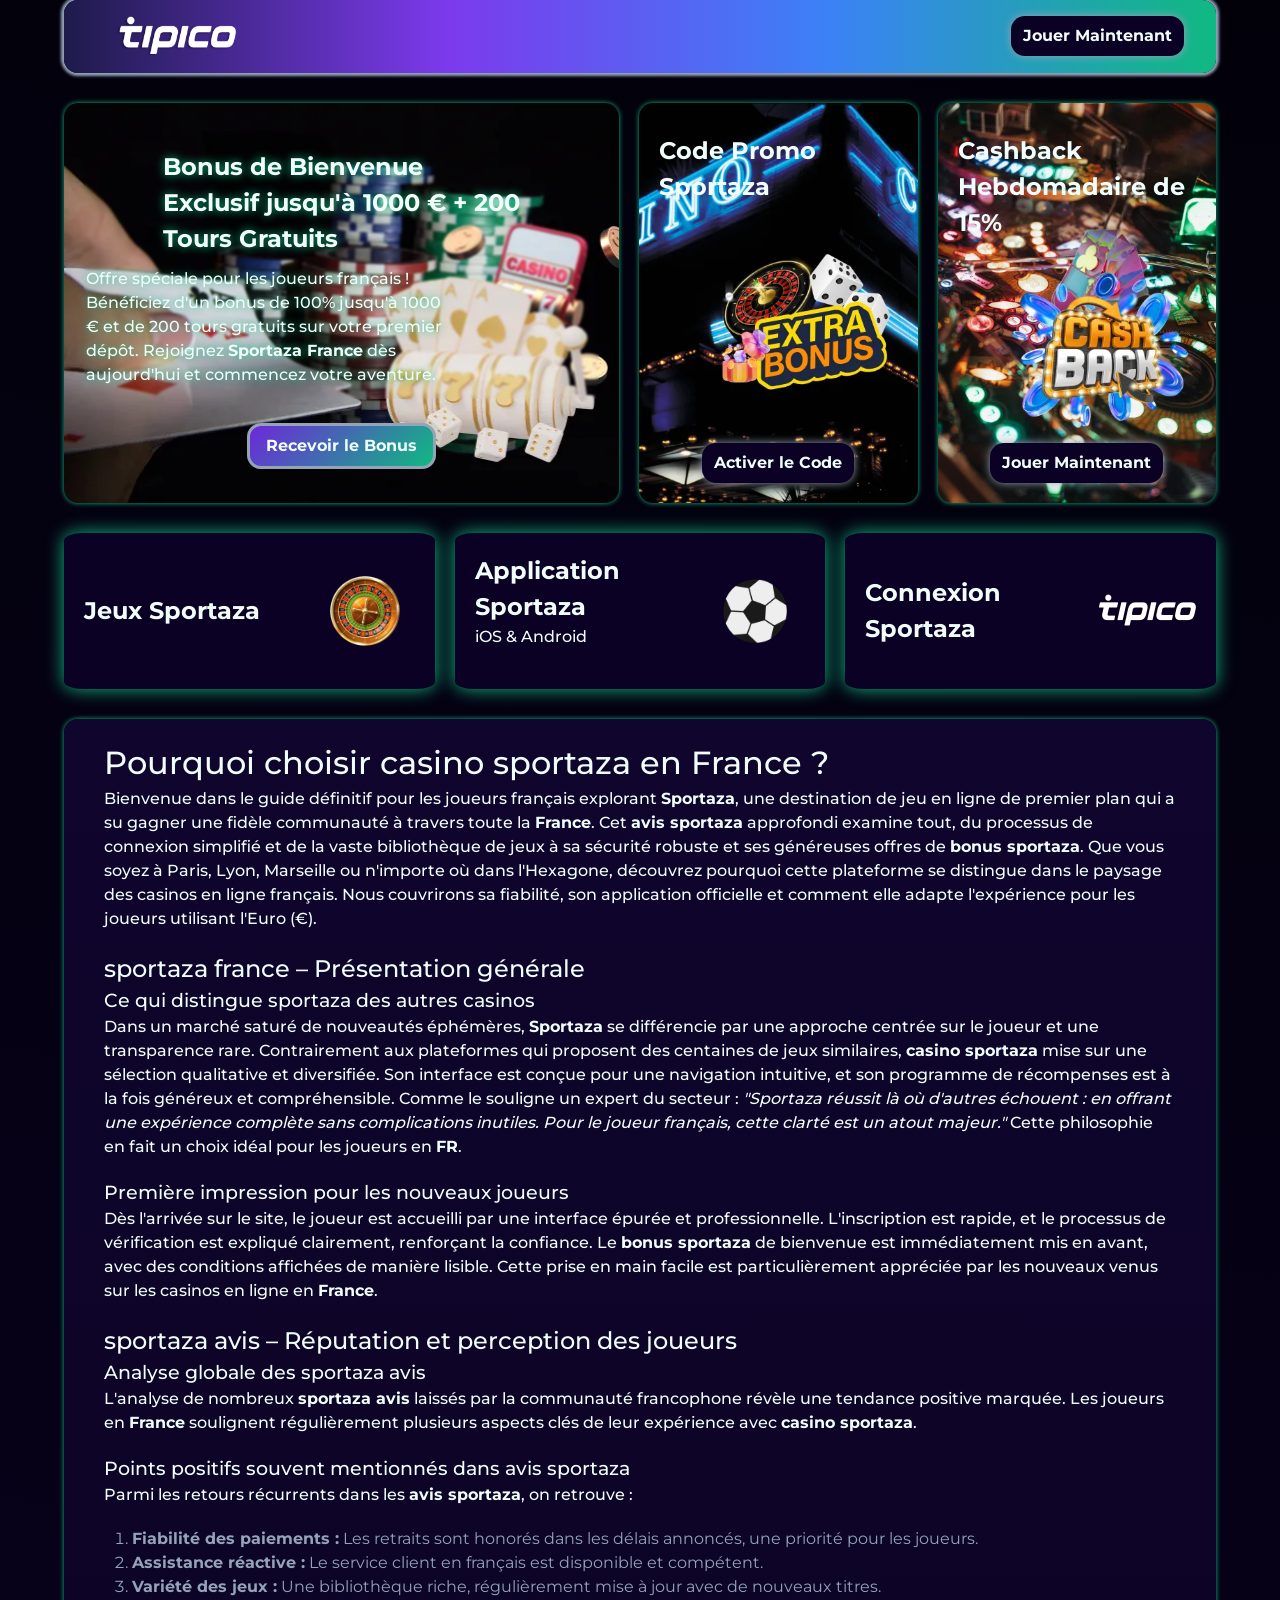
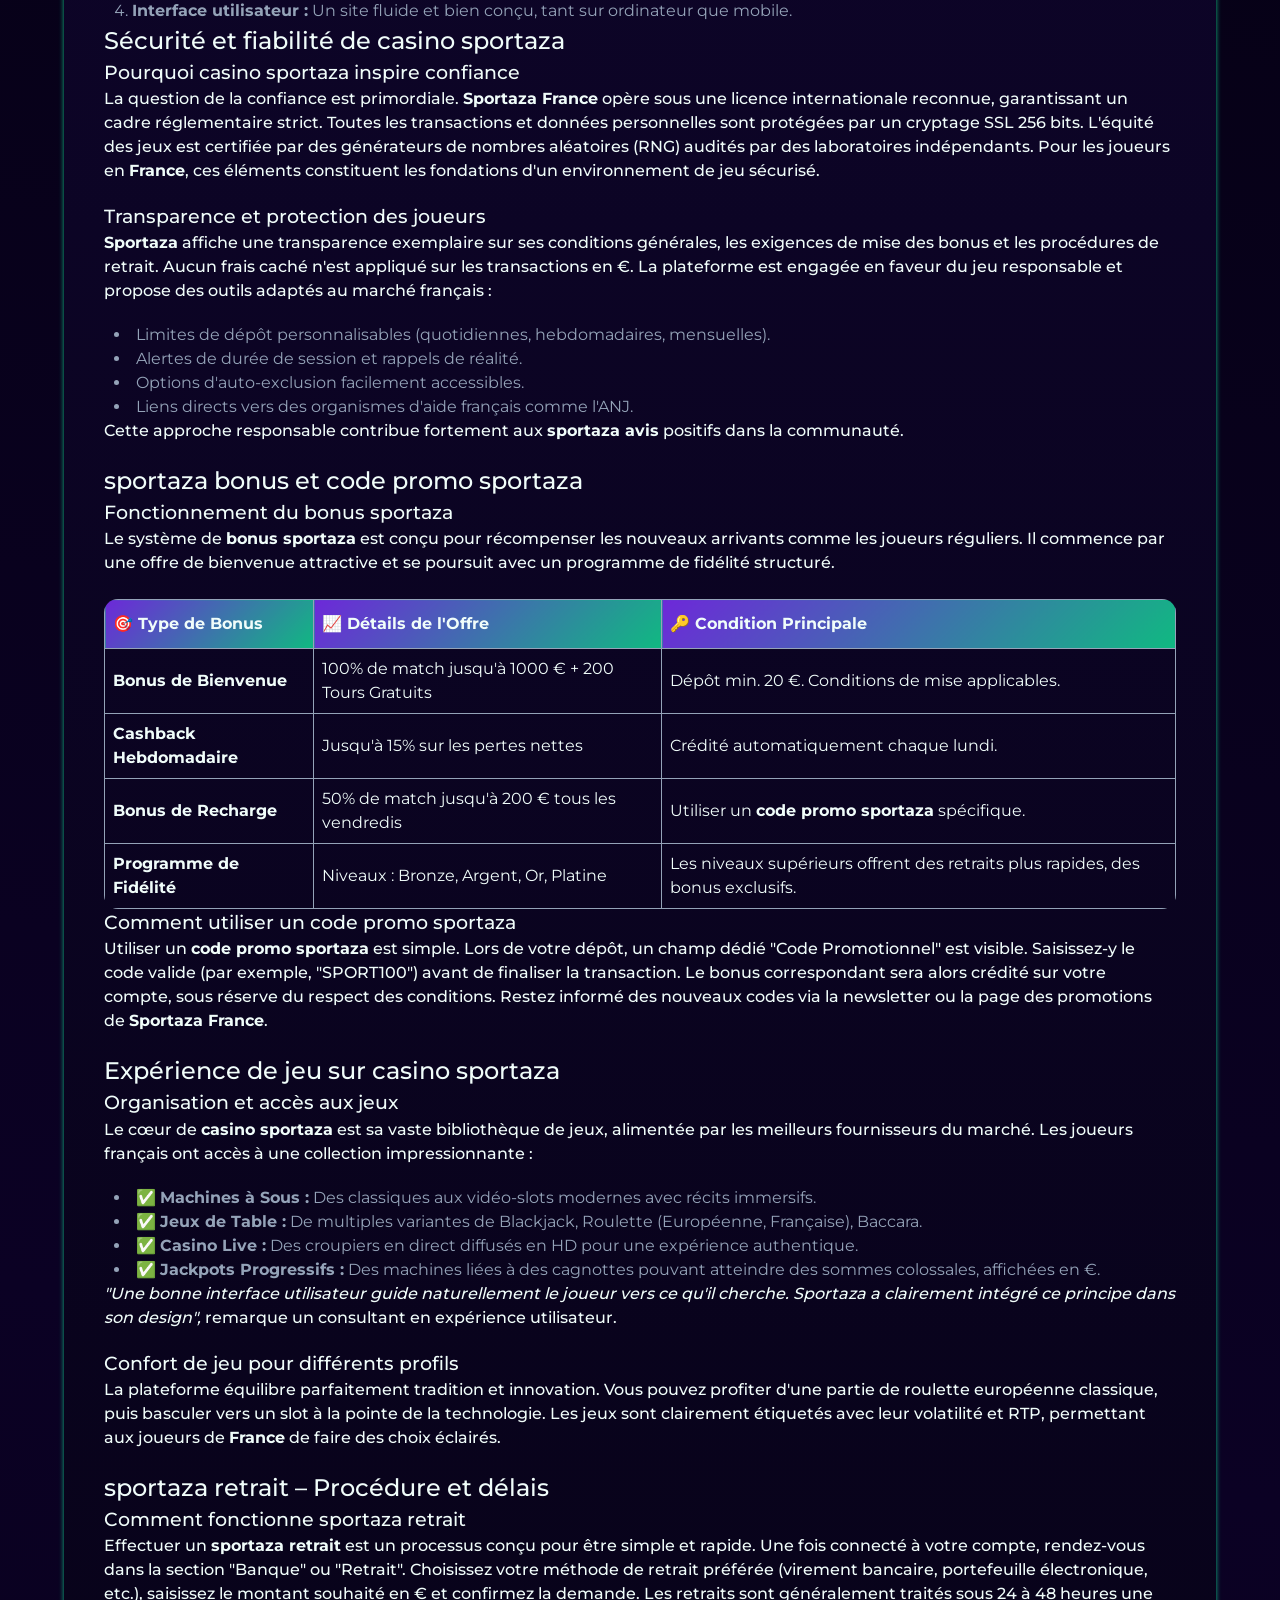
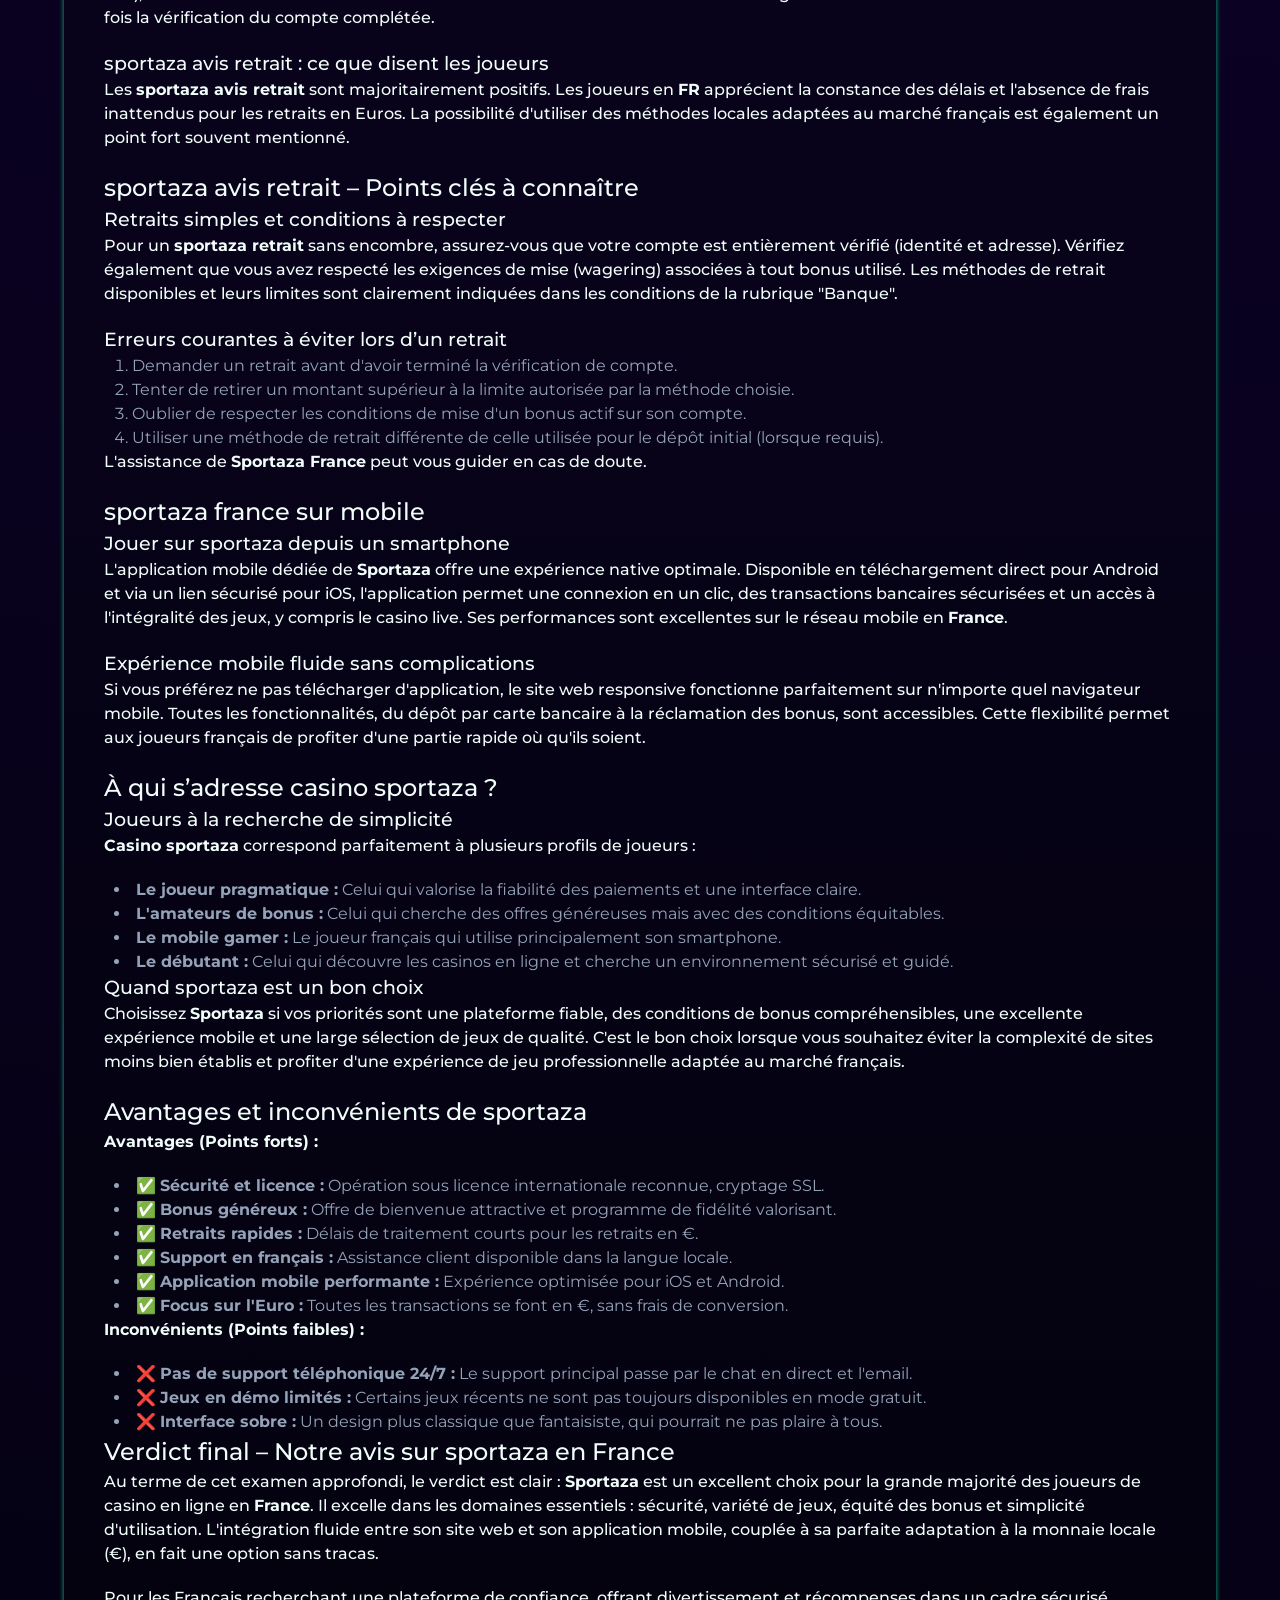
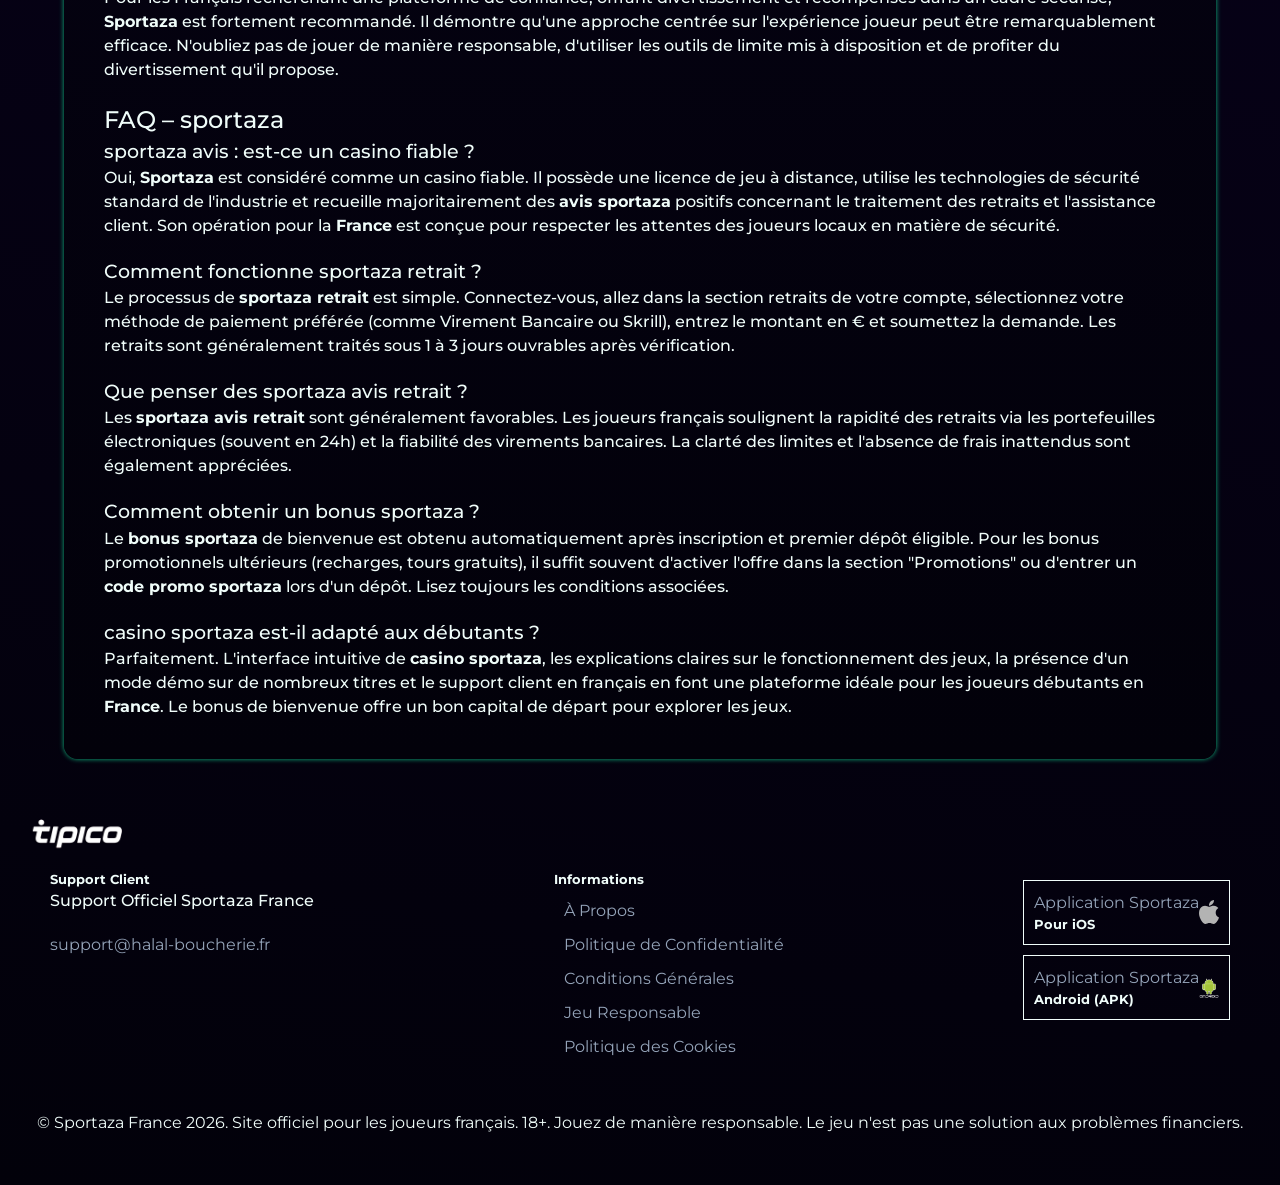
<file: index.html>
<!DOCTYPE html>
<html lang="fr">

<head>
	<meta charset=UTF-8>
	<meta name="viewport" content="width=device-width,initial-scale=1">
	<link rel="stylesheet" href="style.css">
	<link rel="shortcut icon" href="favicon.ico" type=image/x-icon>
	<title>Sportaza avis France – Casino Sportaza, bonus et retrait expliqués</title>
	<meta name=description
		content="Sportaza avis pour la France : casino sportaza, bonus sportaza, code promo sportaza, sportaza retrait et avis retrait détaillés.">
	<meta name=robots content="index, follow">

	<link rel="alternate" hreflang="fr-FR" href="https://www.halal-boucherie.fr/fr-fr/">
	<link rel="alternate" hreflang="x-default" href="https://www.halal-boucherie.fr/">
	<link rel="canonical" href="https://www.halal-boucherie.fr/fr-fr/">

	<meta property=og:title content="Sportaza avis France – Casino Sportaza, bonus et retrait expliqués">
	<meta property=og:description
		content="Sportaza avis pour la France : casino sportaza, bonus sportaza, code promo sportaza, sportaza retrait et avis retrait détaillés.">
	<meta property=og:type content=website>
	<meta property=og:url content=https://www.halal-boucherie.fr />
	<meta property=og:image content=https://www.halal-boucherie.fr/img/logo.webp>
	<meta name=twitter:card content=summary_large_image>
	<meta name=twitter:title content="Sportaza avis France – Casino Sportaza, bonus et retrait expliqués">
	<meta name=twitter:description
		content="Sportaza avis pour la France : casino sportaza, bonus sportaza, code promo sportaza, sportaza retrait et avis retrait détaillés.">
	<meta name=twitter:image content=https://www.halal-boucherie.fr/img/logo.webp>
	<script type=application/ld+json>
        {
            "@context": "https://schema.org",
            "@type": "Organization",
            "name": "Sportaza avis France – Casino Sportaza, bonus et retrait expliqués",
            "url": "https://www.halal-boucherie.fr/",
            "logo": "https://www.halal-boucherie.fr/img/logo.webp",
            "sameAs": []
        }
    </script>
	<script type=application/ld+json>
        {
            "@context": "https://schema.org",
            "@type": "BreadcrumbList",
            "itemListElement": [
                {
                    "@type": "ListItem",
                    "position": 1,
                    "name": "Sportaza Avis France – Le Guide Ultime pour les Joueurs Français",
                    "item": "https://www.halal-boucherie.fr/"
                },
                {
                    "@type": "ListItem",
                    "position": 2,
                    "name": "Site Officiel"
                }
            ]
        }
    </script>
	<script type=application/ld+json>
        {
            "@context": "https://schema.org",
            "@type": "FAQPage",
            "mainEntity": [
                {
                    "@type": "Question",
                    "name": "sportaza avis : est-ce un casino fiable ?",
                    "acceptedAnswer": {
                        "@type": "Answer",
                        "text": "Oui, Sportaza est un casino en ligne fiable, détenant une licence internationale et utilisant un cryptage SSL avancé pour protéger les données des joueurs en France."
                    }
                },
                {
                    "@type": "Question",
                    "name": "Comment fonctionne sportaza retrait ?",
                    "acceptedAnswer": {
                        "@type": "Answer",
                        "text": "Les retraits sur Sportaza sont simples : rendez-vous dans votre compte, section 'Banque', choisissez votre méthode de retrait, indiquez le montant en € et confirmez. Les délais varient selon la méthode."
                    }
                },
                {
                    "@type": "Question",
                    "name": "Que penser des sportaza avis retrait ?",
                    "acceptedAnswer": {
                        "@type": "Answer",
                        "text": "Les avis sur les retraits Sportaza sont majoritairement positifs, les joueurs français soulignant la rapidité des virements bancaires et la fiabilité des portefeuilles électroniques."
                    }
                },
                {
                    "@type": "Question",
                    "name": "Comment obtenir un bonus sportaza ?",
                    "acceptedAnswer": {
                        "@type": "Answer",
                        "text": "Pour obtenir un bonus Sportaza, inscrivez-vous, effectuez un premier dépôt et le bonus de bienvenue est crédité automatiquement. Pour les codes promotionnels, entrez le code promo sportaza dans le champ dédié avant de déposer."
                    }
                },
                {
                    "@type": "Question",
                    "name": "casino sportaza est-il adapté aux débutants ?",
                    "acceptedAnswer": {
                        "@type": "Answer",
                        "text": "Absolument. L'interface intuitive, l'assistance en français et les bonus accessibles font de Sportaza un excellent choix pour les nouveaux joueurs en France."
                    }
                }
            ]
        }
    </script>
</head>

<body>
	<header>
		<a href="/">
			<img src="./img/logo.webp" alt="Sportaza France Logo" width="120" height="50" class="h-logo" />
		</a>
		<a href="/play/" rel="nofollow" class="red-btn">Jouer Maintenant</a>
	</header>

	<main>
		<div class="main-banner">
			<div class="banner-container">
				<div class="title-box">
					<p class="title">Bonus de Bienvenue Exclusif jusqu'à 1000 € + 200 Tours Gratuits</p>
					<p class="txt">
						Offre spéciale pour les joueurs français ! Bénéficiez d'un bonus de 100% jusqu'à 1000 € et de 200 tours
						gratuits sur votre premier dépôt. Rejoignez <strong>Sportaza France</strong> dès aujourd'hui et commencez
						votre aventure.
					</p>
				</div>
				<a href="/play/" rel="nofollow" class="btn-dep">
					Recevoir le Bonus
				</a>
			</div>

			<div class="banner-bonus-gift">
				<p class="title">Code Promo Sportaza</p>
				<a href="/play/" rel="nofollow" class="red-btn">
					Activer le Code
				</a>
			</div>

			<div class="banner-bonus-cash">
				<p class="title">Cashback Hebdomadaire de 15%</p>
				<a href="/play/" rel="nofollow" class="red-btn">
					Jouer Maintenant
				</a>
			</div>
		</div>

		<div class="small-banner">
			<a class="sb-container" href="/play/" rel="nofollow">
				<p class="title">Jeux Sportaza</p>
				<img src="./img/roulette.webp" alt="icône roulette" width="100" height="100" />
			</a>
			<a class="sb-container" href="/play/" rel="nofollow">
				<div>
					<p class="title">Application Sportaza</p>
					<p class="txt">iOS & Android</p>
				</div>
				<img src="./img/football.webp" alt="icône application mobile" width="100" height="100" />
			</a>
			<a class="sb-container" href="/play/" rel="nofollow">
				<p class="title">Connexion Sportaza</p>
				<img src="./img/logo.webp" alt="icône jetons de casino" width="100" height="100" />
			</a>
		</div>

		<div class="main-container">
			<h1>Pourquoi choisir casino sportaza en France ?</h1>
			<p class="txt">
				Bienvenue dans le guide définitif pour les joueurs français explorant <strong>Sportaza</strong>, une destination
				de jeu en ligne de premier plan qui a su gagner une fidèle communauté à travers toute la
				<strong>France</strong>. Cet <strong>avis sportaza</strong> approfondi examine tout, du processus de connexion
				simplifié et de la vaste bibliothèque de jeux à sa sécurité robuste et ses généreuses offres de <strong>bonus
					sportaza</strong>. Que vous soyez à Paris, Lyon, Marseille ou n'importe où dans l'Hexagone, découvrez pourquoi
				cette plateforme se distingue dans le paysage des casinos en ligne français. Nous couvrirons sa fiabilité, son
				application officielle et comment elle adapte l'expérience pour les joueurs utilisant l'Euro (€).
			</p>

			<h2>sportaza france – Présentation générale</h2>
			<h3>Ce qui distingue sportaza des autres casinos</h3>
			<p class="txt">
				Dans un marché saturé de nouveautés éphémères, <strong>Sportaza</strong> se différencie par une approche centrée
				sur le joueur et une transparence rare. Contrairement aux plateformes qui proposent des centaines de jeux
				similaires, <strong>casino sportaza</strong> mise sur une sélection qualitative et diversifiée. Son interface
				est conçue pour une navigation intuitive, et son programme de récompenses est à la fois généreux et
				compréhensible. Comme le souligne un expert du secteur : <em>"Sportaza réussit là où d'autres échouent : en
					offrant une expérience complète sans complications inutiles. Pour le joueur français, cette clarté est un
					atout majeur."</em> Cette philosophie en fait un choix idéal pour les joueurs en <strong>FR</strong>.
			</p>
			<h3>Première impression pour les nouveaux joueurs</h3>
			<p class="txt">
				Dès l'arrivée sur le site, le joueur est accueilli par une interface épurée et professionnelle. L'inscription
				est rapide, et le processus de vérification est expliqué clairement, renforçant la confiance. Le <strong>bonus
					sportaza</strong> de bienvenue est immédiatement mis en avant, avec des conditions affichées de manière
				lisible. Cette prise en main facile est particulièrement appréciée par les nouveaux venus sur les casinos en
				ligne en <strong>France</strong>.
			</p>

			<h2>sportaza avis – Réputation et perception des joueurs</h2>
			<h3>Analyse globale des sportaza avis</h3>
			<p class="txt">
				L'analyse de nombreux <strong>sportaza avis</strong> laissés par la communauté francophone révèle une tendance
				positive marquée. Les joueurs en <strong>France</strong> soulignent régulièrement plusieurs aspects clés de leur
				expérience avec <strong>casino sportaza</strong>.
			</p>
			<h3>Points positifs souvent mentionnés dans avis sportaza</h3>
			<p class="txt">
				Parmi les retours récurrents dans les <strong>avis sportaza</strong>, on retrouve :
			</p>
			<ol>
				<li><strong>Fiabilité des paiements :</strong> Les retraits sont honorés dans les délais annoncés, une priorité
					pour les joueurs.</li>
				<li><strong>Assistance réactive :</strong> Le service client en français est disponible et compétent.</li>
				<li><strong>Variété des jeux :</strong> Une bibliothèque riche, régulièrement mise à jour avec de nouveaux
					titres.</li>
				<li><strong>Interface utilisateur :</strong> Un site fluide et bien conçu, tant sur ordinateur que mobile.</li>
			</ol>

			<h2>Sécurité et fiabilité de casino sportaza</h2>
			<h3>Pourquoi casino sportaza inspire confiance</h3>
			<p class="txt">
				La question de la confiance est primordiale. <strong>Sportaza France</strong> opère sous une licence
				internationale reconnue, garantissant un cadre réglementaire strict. Toutes les transactions et données
				personnelles sont protégées par un cryptage SSL 256 bits. L'équité des jeux est certifiée par des générateurs de
				nombres aléatoires (RNG) audités par des laboratoires indépendants. Pour les joueurs en <strong>France</strong>,
				ces éléments constituent les fondations d'un environnement de jeu sécurisé.
			</p>
			<h3>Transparence et protection des joueurs</h3>
			<p class="txt">
				<strong>Sportaza</strong> affiche une transparence exemplaire sur ses conditions générales, les exigences de
				mise des bonus et les procédures de retrait. Aucun frais caché n'est appliqué sur les transactions en €. La
				plateforme est engagée en faveur du jeu responsable et propose des outils adaptés au marché français :
			</p>
			<ul>
				<li>Limites de dépôt personnalisables (quotidiennes, hebdomadaires, mensuelles).</li>
				<li>Alertes de durée de session et rappels de réalité.</li>
				<li>Options d'auto-exclusion facilement accessibles.</li>
				<li>Liens directs vers des organismes d'aide français comme l'ANJ.</li>
			</ul>
			<p class="txt">
				Cette approche responsable contribue fortement aux <strong>sportaza avis</strong> positifs dans la communauté.
			</p>

			<h2>sportaza bonus et code promo sportaza</h2>
			<h3>Fonctionnement du bonus sportaza</h3>
			<p class="txt">
				Le système de <strong>bonus sportaza</strong> est conçu pour récompenser les nouveaux arrivants comme les
				joueurs réguliers. Il commence par une offre de bienvenue attractive et se poursuit avec un programme de
				fidélité structuré.
			</p>
			<div class="table-wrapper">
				<table>
					<thead>
						<tr>
							<th>🎯 Type de Bonus</th>
							<th>📈 Détails de l'Offre</th>
							<th>🔑 Condition Principale</th>
						</tr>
					</thead>
					<tbody>
						<tr>
							<td><strong>Bonus de Bienvenue</strong></td>
							<td>100% de match jusqu'à 1000 € + 200 Tours Gratuits</td>
							<td>Dépôt min. 20 €. Conditions de mise applicables.</td>
						</tr>
						<tr>
							<td><strong>Cashback Hebdomadaire</strong></td>
							<td>Jusqu'à 15% sur les pertes nettes</td>
							<td>Crédité automatiquement chaque lundi.</td>
						</tr>
						<tr>
							<td><strong>Bonus de Recharge</strong></td>
							<td>50% de match jusqu'à 200 € tous les vendredis</td>
							<td>Utiliser un <strong>code promo sportaza</strong> spécifique.</td>
						</tr>
						<tr>
							<td><strong>Programme de Fidélité</strong></td>
							<td>Niveaux : Bronze, Argent, Or, Platine</td>
							<td>Les niveaux supérieurs offrent des retraits plus rapides, des bonus exclusifs.</td>
						</tr>
					</tbody>
				</table>
			</div>
			<h3>Comment utiliser un code promo sportaza</h3>
			<p class="txt">
				Utiliser un <strong>code promo sportaza</strong> est simple. Lors de votre dépôt, un champ dédié "Code
				Promotionnel" est visible. Saisissez-y le code valide (par exemple, "SPORT100") avant de finaliser la
				transaction. Le bonus correspondant sera alors crédité sur votre compte, sous réserve du respect des conditions.
				Restez informé des nouveaux codes via la newsletter ou la page des promotions de <strong>Sportaza
					France</strong>.
			</p>

			<h2>Expérience de jeu sur casino sportaza</h2>
			<h3>Organisation et accès aux jeux</h3>
			<p class="txt">
				Le cœur de <strong>casino sportaza</strong> est sa vaste bibliothèque de jeux, alimentée par les meilleurs
				fournisseurs du marché. Les joueurs français ont accès à une collection impressionnante :
			</p>
			<ul>
				<li>✅ <strong>Machines à Sous :</strong> Des classiques aux vidéo-slots modernes avec récits immersifs.</li>
				<li>✅ <strong>Jeux de Table :</strong> De multiples variantes de Blackjack, Roulette (Européenne, Française),
					Baccara.</li>
				<li>✅ <strong>Casino Live :</strong> Des croupiers en direct diffusés en HD pour une expérience authentique.
				</li>
				<li>✅ <strong>Jackpots Progressifs :</strong> Des machines liées à des cagnottes pouvant atteindre des sommes
					colossales, affichées en €.</li>
			</ul>
			<p class="txt">
				<em>"Une bonne interface utilisateur guide naturellement le joueur vers ce qu'il cherche. Sportaza a clairement
					intégré ce principe dans son design",</em> remarque un consultant en expérience utilisateur.
			</p>
			<h3>Confort de jeu pour différents profils</h3>
			<p class="txt">
				La plateforme équilibre parfaitement tradition et innovation. Vous pouvez profiter d'une partie de roulette
				européenne classique, puis basculer vers un slot à la pointe de la technologie. Les jeux sont clairement
				étiquetés avec leur volatilité et RTP, permettant aux joueurs de <strong>France</strong> de faire des choix
				éclairés.
			</p>

			<h2>sportaza retrait – Procédure et délais</h2>
			<h3>Comment fonctionne sportaza retrait</h3>
			<p class="txt">
				Effectuer un <strong>sportaza retrait</strong> est un processus conçu pour être simple et rapide. Une fois
				connecté à votre compte, rendez-vous dans la section "Banque" ou "Retrait". Choisissez votre méthode de retrait
				préférée (virement bancaire, portefeuille électronique, etc.), saisissez le montant souhaité en € et confirmez
				la demande. Les retraits sont généralement traités sous 24 à 48 heures une fois la vérification du compte
				complétée.
			</p>
			<h3>sportaza avis retrait : ce que disent les joueurs</h3>
			<p class="txt">
				Les <strong>sportaza avis retrait</strong> sont majoritairement positifs. Les joueurs en <strong>FR</strong>
				apprécient la constance des délais et l'absence de frais inattendus pour les retraits en Euros. La possibilité
				d'utiliser des méthodes locales adaptées au marché français est également un point fort souvent mentionné.
			</p>

			<h2>sportaza avis retrait – Points clés à connaître</h2>
			<h3>Retraits simples et conditions à respecter</h3>
			<p class="txt">
				Pour un <strong>sportaza retrait</strong> sans encombre, assurez-vous que votre compte est entièrement vérifié
				(identité et adresse). Vérifiez également que vous avez respecté les exigences de mise (wagering) associées à
				tout bonus utilisé. Les méthodes de retrait disponibles et leurs limites sont clairement indiquées dans les
				conditions de la rubrique "Banque".
			</p>
			<h3>Erreurs courantes à éviter lors d’un retrait</h3>
			<ol>
				<li>Demander un retrait avant d'avoir terminé la vérification de compte.</li>
				<li>Tenter de retirer un montant supérieur à la limite autorisée par la méthode choisie.</li>
				<li>Oublier de respecter les conditions de mise d'un bonus actif sur son compte.</li>
				<li>Utiliser une méthode de retrait différente de celle utilisée pour le dépôt initial (lorsque requis).</li>
			</ol>
			<p class="txt">
				L'assistance de <strong>Sportaza France</strong> peut vous guider en cas de doute.
			</p>

			<h2>sportaza france sur mobile</h2>
			<h3>Jouer sur sportaza depuis un smartphone</h3>
			<p class="txt">
				L'application mobile dédiée de <strong>Sportaza</strong> offre une expérience native optimale. Disponible en
				téléchargement direct pour Android et via un lien sécurisé pour iOS, l'application permet une connexion en un
				clic, des transactions bancaires sécurisées et un accès à l'intégralité des jeux, y compris le casino live. Ses
				performances sont excellentes sur le réseau mobile en <strong>France</strong>.
			</p>
			<h3>Expérience mobile fluide sans complications</h3>
			<p class="txt">
				Si vous préférez ne pas télécharger d'application, le site web responsive fonctionne parfaitement sur n'importe
				quel navigateur mobile. Toutes les fonctionnalités, du dépôt par carte bancaire à la réclamation des bonus, sont
				accessibles. Cette flexibilité permet aux joueurs français de profiter d'une partie rapide où qu'ils soient.
			</p>

			<h2>À qui s’adresse casino sportaza ?</h2>
			<h3>Joueurs à la recherche de simplicité</h3>
			<p class="txt">
				<strong>Casino sportaza</strong> correspond parfaitement à plusieurs profils de joueurs :
			</p>
			<ul>
				<li><strong>Le joueur pragmatique :</strong> Celui qui valorise la fiabilité des paiements et une interface
					claire.</li>
				<li><strong>L'amateurs de bonus :</strong> Celui qui cherche des offres généreuses mais avec des conditions
					équitables.</li>
				<li><strong>Le mobile gamer :</strong> Le joueur français qui utilise principalement son smartphone.</li>
				<li><strong>Le débutant :</strong> Celui qui découvre les casinos en ligne et cherche un environnement sécurisé
					et guidé.</li>
			</ul>
			<h3>Quand sportaza est un bon choix</h3>
			<p class="txt">
				Choisissez <strong>Sportaza</strong> si vos priorités sont une plateforme fiable, des conditions de bonus
				compréhensibles, une excellente expérience mobile et une large sélection de jeux de qualité. C'est le bon choix
				lorsque vous souhaitez éviter la complexité de sites moins bien établis et profiter d'une expérience de jeu
				professionnelle adaptée au marché français.
			</p>

			<h2>Avantages et inconvénients de sportaza</h2>
			<p class="txt">
				<strong>Avantages (Points forts) :</strong>
			</p>
			<ul>
				<li>✅ <strong>Sécurité et licence :</strong> Opération sous licence internationale reconnue, cryptage SSL.</li>
				<li>✅ <strong>Bonus généreux :</strong> Offre de bienvenue attractive et programme de fidélité valorisant.</li>
				<li>✅ <strong>Retraits rapides :</strong> Délais de traitement courts pour les retraits en €.</li>
				<li>✅ <strong>Support en français :</strong> Assistance client disponible dans la langue locale.</li>
				<li>✅ <strong>Application mobile performante :</strong> Expérience optimisée pour iOS et Android.</li>
				<li>✅ <strong>Focus sur l'Euro :</strong> Toutes les transactions se font en €, sans frais de conversion.</li>
			</ul>
			<p class="txt">
				<strong>Inconvénients (Points faibles) :</strong>
			</p>
			<ul>
				<li>❌ <strong>Pas de support téléphonique 24/7 :</strong> Le support principal passe par le chat en direct et
					l'email.</li>
				<li>❌ <strong>Jeux en démo limités :</strong> Certains jeux récents ne sont pas toujours disponibles en mode
					gratuit.</li>
				<li>❌ <strong>Interface sobre :</strong> Un design plus classique que fantaisiste, qui pourrait ne pas plaire à
					tous.</li>
			</ul>

			<h2>Verdict final – Notre avis sur sportaza en France</h2>
			<p class="txt">
				Au terme de cet examen approfondi, le verdict est clair : <strong>Sportaza</strong> est un excellent choix pour
				la grande majorité des joueurs de casino en ligne en <strong>France</strong>. Il excelle dans les domaines
				essentiels : sécurité, variété de jeux, équité des bonus et simplicité d'utilisation. L'intégration fluide entre
				son site web et son application mobile, couplée à sa parfaite adaptation à la monnaie locale (€), en fait une
				option sans tracas.
			</p>
			<p class="txt">
				Pour les Français recherchant une plateforme de confiance, offrant divertissement et récompenses dans un cadre
				sécurisé, <strong>Sportaza</strong> est fortement recommandé. Il démontre qu'une approche centrée sur
				l'expérience joueur peut être remarquablement efficace. N'oubliez pas de jouer de manière responsable,
				d'utiliser les outils de limite mis à disposition et de profiter du divertissement qu'il propose.
			</p>

			<h2>FAQ – sportaza</h2>
			<h3>sportaza avis : est-ce un casino fiable ?</h3>
			<p class="txt">
				Oui, <strong>Sportaza</strong> est considéré comme un casino fiable. Il possède une licence de jeu à distance,
				utilise les technologies de sécurité standard de l'industrie et recueille majoritairement des <strong>avis
					sportaza</strong> positifs concernant le traitement des retraits et l'assistance client. Son opération pour la
				<strong>France</strong> est conçue pour respecter les attentes des joueurs locaux en matière de sécurité.
			</p>
			<h3>Comment fonctionne sportaza retrait ?</h3>
			<p class="txt">
				Le processus de <strong>sportaza retrait</strong> est simple. Connectez-vous, allez dans la section retraits de
				votre compte, sélectionnez votre méthode de paiement préférée (comme Virement Bancaire ou Skrill), entrez le
				montant en € et soumettez la demande. Les retraits sont généralement traités sous 1 à 3 jours ouvrables après
				vérification.
			</p>
			<h3>Que penser des sportaza avis retrait ?</h3>
			<p class="txt">
				Les <strong>sportaza avis retrait</strong> sont généralement favorables. Les joueurs français soulignent la
				rapidité des retraits via les portefeuilles électroniques (souvent en 24h) et la fiabilité des virements
				bancaires. La clarté des limites et l'absence de frais inattendus sont également appréciées.
			</p>
			<h3>Comment obtenir un bonus sportaza ?</h3>
			<p class="txt">
				Le <strong>bonus sportaza</strong> de bienvenue est obtenu automatiquement après inscription et premier dépôt
				éligible. Pour les bonus promotionnels ultérieurs (recharges, tours gratuits), il suffit souvent d'activer
				l'offre dans la section "Promotions" ou d'entrer un <strong>code promo sportaza</strong> lors d'un dépôt. Lisez
				toujours les conditions associées.
			</p>
			<h3>casino sportaza est-il adapté aux débutants ?</h3>
			<p class="txt">
				Parfaitement. L'interface intuitive de <strong>casino sportaza</strong>, les explications claires sur le
				fonctionnement des jeux, la présence d'un mode démo sur de nombreux titres et le support client en français en
				font une plateforme idéale pour les joueurs débutants en <strong>France</strong>. Le bonus de bienvenue offre un
				bon capital de départ pour explorer les jeux.
			</p>

		</div>
	</main>

	<footer>
		<div class="f-logo">
			<a href="/play/" rel="nofollow">
				<img src="./img/logo.webp" alt="Sportaza France" width="100" height="50" />
			</a>
			<hr />
		</div>

		<div class="f-info">
			<div>
				<p class="f-txt">Support Client</p>
				<p class="txt">Support Officiel Sportaza France</p>
				<a href="mailto:support@halal-boucherie.fr">support@halal-boucherie.fr</a>
			</div>

			<div>
				<p class="f-txt">Informations</p>
				<ul class="list">
					<li><a href="/about-us/">À Propos</a></li>
					<li><a href="/privacy-policy/">Politique de Confidentialité</a></li>
					<li><a href="/terms-and-conditions/">Conditions Générales</a></li>
					<li><a href="/responsible-gambling/">Jeu Responsable</a></li>
					<li><a href="/cookie-policy/">Politique des Cookies</a></li>
				</ul>
			</div>

			<div>
				<a class="ios" href="/play/" rel="nofollow">
					<div>
						<p>Application Sportaza</p>
						<p class="f-txt">Pour iOS</p>
					</div>
					<img src="./img/Apple_logo_grey.svg" alt="Logo Apple" width="20" height="20" />
				</a>

				<a class="ios" href="/play/" rel="nofollow">
					<div>
						<p>Application Sportaza</p>
						<p class="f-txt">Android (APK)</p>
					</div>
					<img src="./img/Android_robot.svg.webp" alt="Logo Android" width="20" height="20" />
				</a>
			</div>
		</div>

		<hr />

		<p class="txt-f">
			© Sportaza France 2026. Site officiel pour les joueurs français. 18+. Jouez de manière responsable. Le jeu n'est
			pas une solution aux problèmes financiers.
		</p>
	</footer>
</body>

</html>
</file>
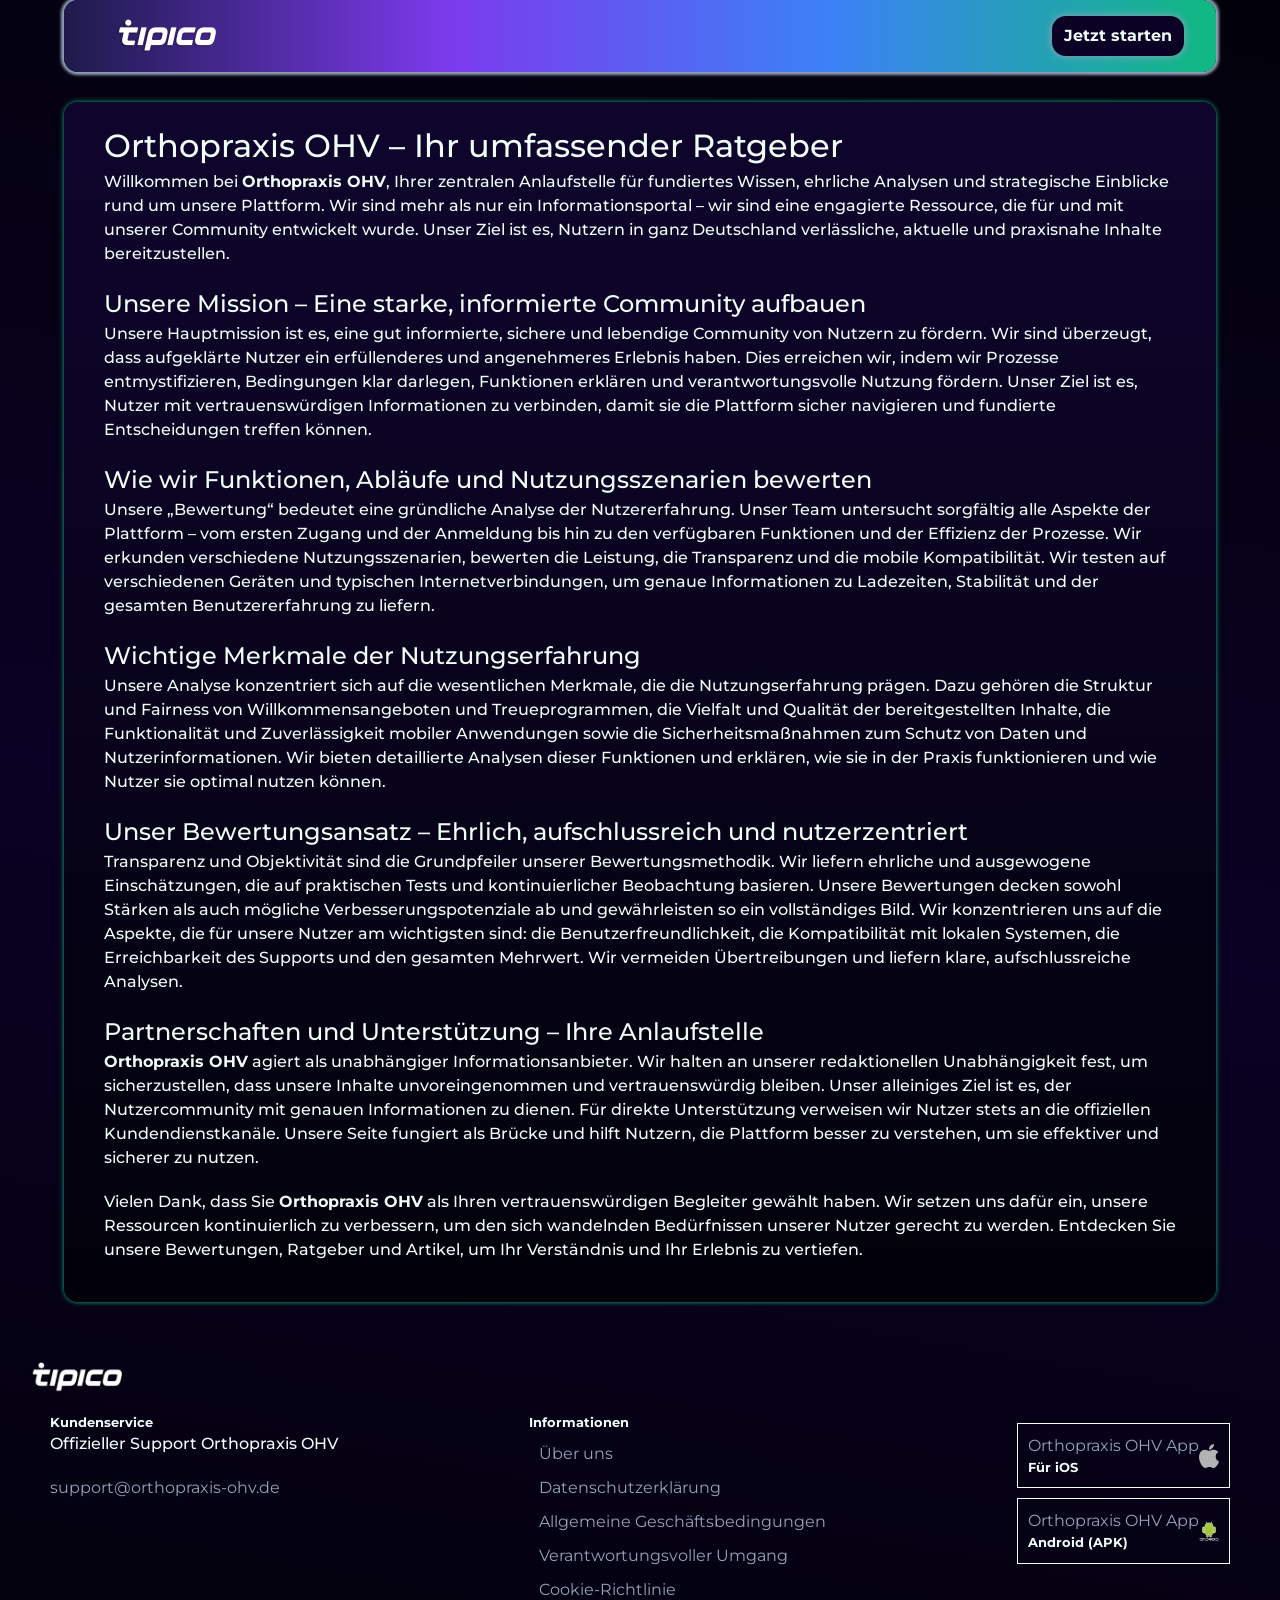
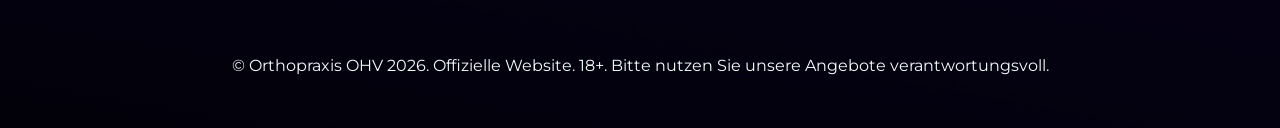
<file: about-us/index.html>
<!DOCTYPE html>
<html lang="de">

<head>
    <meta charset="UTF-8">
    <meta name="viewport" content="width=device-width,initial-scale=1">
    <link rel="stylesheet" href="/style.css">
    <link rel="shortcut icon" href="/favicon.ico" type="image/x-icon">
    <title>Orthopraxis OHV – Ihr vertrauenswürdiges Informationsportal</title>
    <meta name="description"
        content="Erfahren Sie alles über Orthopraxis OHV – Tipps, Ratgeber, Strategien und aktuelle Entwicklungen für unsere Nutzer.">
    <meta name="robots" content="index, follow">
    <link rel="canonical" href="https://www.orthopraxis-ohv.de/about-us/">

    <meta property="og:title" content="Orthopraxis OHV – Ihr vertrauenswürdiges Informationsportal">
    <meta property="og:description"
        content="Erfahren Sie alles über Orthopraxis OHV – Tipps, Ratgeber, Strategien und aktuelle Entwicklungen für unsere Nutzer.">
    <meta property="og:type" content="website">
    <meta property="og:url" content="https://www.orthopraxis-ohv.de/about-us/">
    <meta property="og:image" content="https://www.orthopraxis-ohv.de/img/logo.webp">
    <meta name="twitter:card" content="summary_large_image">
    <meta name="twitter:title" content="Orthopraxis OHV – Ihr vertrauenswürdiges Informationsportal">
    <meta name="twitter:description"
        content="Erfahren Sie alles über Orthopraxis OHV – Tipps, Ratgeber, Strategien und aktuelle Entwicklungen für unsere Nutzer.">
    <meta name="twitter:image" content="https://www.orthopraxis-ohv.de/img/logo.webp">
</head>

<body>
    <header>
        <a href="/">
            <img src="/img/logo.webp" alt="Orthopraxis OHV Logo" width="100" height="50" class="h-logo" />
        </a>
        <a href="/play/" rel="nofollow" class="red-btn">Jetzt starten</a>
    </header>

    <main>
        <div class="main-container">
            <h1>Orthopraxis OHV – Ihr umfassender Ratgeber</h1>
            <p class="txt">
                Willkommen bei <strong>Orthopraxis OHV</strong>, Ihrer zentralen Anlaufstelle für fundiertes Wissen,
                ehrliche Analysen und strategische Einblicke rund um unsere Plattform. Wir sind mehr als nur ein
                Informationsportal – wir sind eine engagierte Ressource, die für und mit unserer Community entwickelt
                wurde. Unser Ziel ist es, Nutzern in ganz Deutschland verlässliche, aktuelle und praxisnahe Inhalte
                bereitzustellen.
            </p>

            <h2>Unsere Mission – Eine starke, informierte Community aufbauen</h2>
            <p class="txt">
                Unsere Hauptmission ist es, eine gut informierte, sichere und lebendige Community von Nutzern zu
                fördern. Wir sind überzeugt, dass aufgeklärte Nutzer ein erfüllenderes und angenehmeres Erlebnis haben.
                Dies erreichen wir, indem wir Prozesse entmystifizieren, Bedingungen klar darlegen, Funktionen erklären
                und verantwortungsvolle Nutzung fördern. Unser Ziel ist es, Nutzer mit vertrauenswürdigen Informationen
                zu verbinden, damit sie die Plattform sicher navigieren und fundierte Entscheidungen treffen können.
            </p>

            <h2>Wie wir Funktionen, Abläufe und Nutzungsszenarien bewerten</h2>
            <p class="txt">
                Unsere „Bewertung“ bedeutet eine gründliche Analyse der Nutzererfahrung. Unser Team untersucht
                sorgfältig alle Aspekte der Plattform – vom ersten Zugang und der Anmeldung bis hin zu den verfügbaren
                Funktionen und der Effizienz der Prozesse. Wir erkunden verschiedene Nutzungsszenarien, bewerten die
                Leistung, die Transparenz und die mobile Kompatibilität. Wir testen auf verschiedenen Geräten und
                typischen Internetverbindungen, um genaue Informationen zu Ladezeiten, Stabilität und der gesamten
                Benutzererfahrung zu liefern.
            </p>

            <h2>Wichtige Merkmale der Nutzungserfahrung</h2>
            <p class="txt">
                Unsere Analyse konzentriert sich auf die wesentlichen Merkmale, die die Nutzungserfahrung prägen. Dazu
                gehören die Struktur und Fairness von Willkommensangeboten und Treueprogrammen, die Vielfalt und
                Qualität der bereitgestellten Inhalte, die Funktionalität und Zuverlässigkeit mobiler Anwendungen sowie
                die Sicherheitsmaßnahmen zum Schutz von Daten und Nutzerinformationen. Wir bieten detaillierte Analysen
                dieser Funktionen und erklären, wie sie in der Praxis funktionieren und wie Nutzer sie optimal nutzen
                können.
            </p>

            <h2>Unser Bewertungsansatz – Ehrlich, aufschlussreich und nutzerzentriert</h2>
            <p class="txt">
                Transparenz und Objektivität sind die Grundpfeiler unserer Bewertungsmethodik. Wir liefern ehrliche und
                ausgewogene Einschätzungen, die auf praktischen Tests und kontinuierlicher Beobachtung basieren. Unsere
                Bewertungen decken sowohl Stärken als auch mögliche Verbesserungspotenziale ab und gewährleisten so ein
                vollständiges Bild. Wir konzentrieren uns auf die Aspekte, die für unsere Nutzer am wichtigsten sind:
                die Benutzerfreundlichkeit, die Kompatibilität mit lokalen Systemen, die Erreichbarkeit des Supports und
                den gesamten Mehrwert. Wir vermeiden Übertreibungen und liefern klare, aufschlussreiche Analysen.
            </p>

            <h2>Partnerschaften und Unterstützung – Ihre Anlaufstelle</h2>
            <p class="txt">
                <strong>Orthopraxis OHV</strong> agiert als unabhängiger Informationsanbieter. Wir halten an unserer
                redaktionellen Unabhängigkeit fest, um sicherzustellen, dass unsere Inhalte unvoreingenommen und
                vertrauenswürdig bleiben. Unser alleiniges Ziel ist es, der Nutzercommunity mit genauen Informationen
                zu dienen. Für direkte Unterstützung verweisen wir Nutzer stets an die offiziellen Kundendienstkanäle.
                Unsere Seite fungiert als Brücke und hilft Nutzern, die Plattform besser zu verstehen, um sie
                effektiver und sicherer zu nutzen.
            </p>

            <p class="txt">
                Vielen Dank, dass Sie <strong>Orthopraxis OHV</strong> als Ihren vertrauenswürdigen Begleiter gewählt
                haben. Wir setzen uns dafür ein, unsere Ressourcen kontinuierlich zu verbessern, um den sich wandelnden
                Bedürfnissen unserer Nutzer gerecht zu werden. Entdecken Sie unsere Bewertungen, Ratgeber und Artikel,
                um Ihr Verständnis und Ihr Erlebnis zu vertiefen.
            </p>
        </div>
    </main>

    <footer>
        <div class="f-logo">
            <a href="/play/" rel="nofollow">
                <img src="/img/logo.webp" alt="Orthopraxis OHV" width="100" height="50" />
            </a>
            <hr />
        </div>

        <div class="f-info">
            <div>
                <p class="f-txt">Kundenservice</p>
                <p class="txt">Offizieller Support Orthopraxis OHV</p>
                <a href="mailto:support@orthopraxis-ohv.de">support@orthopraxis-ohv.de</a>
            </div>

            <div>
                <p class="f-txt">Informationen</p>
                <ul class="list">
                    <li><a href="/about-us/">Über uns</a></li>
                    <li><a href="/privacy-policy/">Datenschutzerklärung</a></li>
                    <li><a href="/terms-and-conditions/">Allgemeine Geschäftsbedingungen</a></li>
                    <li><a href="/responsible-gambling/">Verantwortungsvoller Umgang</a></li>
                    <li><a href="/cookie-policy/">Cookie-Richtlinie</a></li>
                </ul>
            </div>

            <div>
                <a class="ios" href="/play/" rel="nofollow">
                    <div>
                        <p>Orthopraxis OHV App</p>
                        <p class="f-txt">Für iOS</p>
                    </div>
                    <img src="/img/Apple_logo_grey.svg" alt="Apple Logo" width="20" height="20" />
                </a>

                <a class="ios" href="/play/" rel="nofollow">
                    <div>
                        <p>Orthopraxis OHV App</p>
                        <p class="f-txt">Android (APK)</p>
                    </div>
                    <img src="/img/Android_robot.svg.webp" alt="Android Logo" width="20" height="20" />
                </a>
            </div>
        </div>

        <hr />

        <p class="txt-f">
            © Orthopraxis OHV 2026. Offizielle Website. 18+. Bitte nutzen Sie unsere Angebote verantwortungsvoll.
        </p>
    </footer>
</body>

</html>
</file>
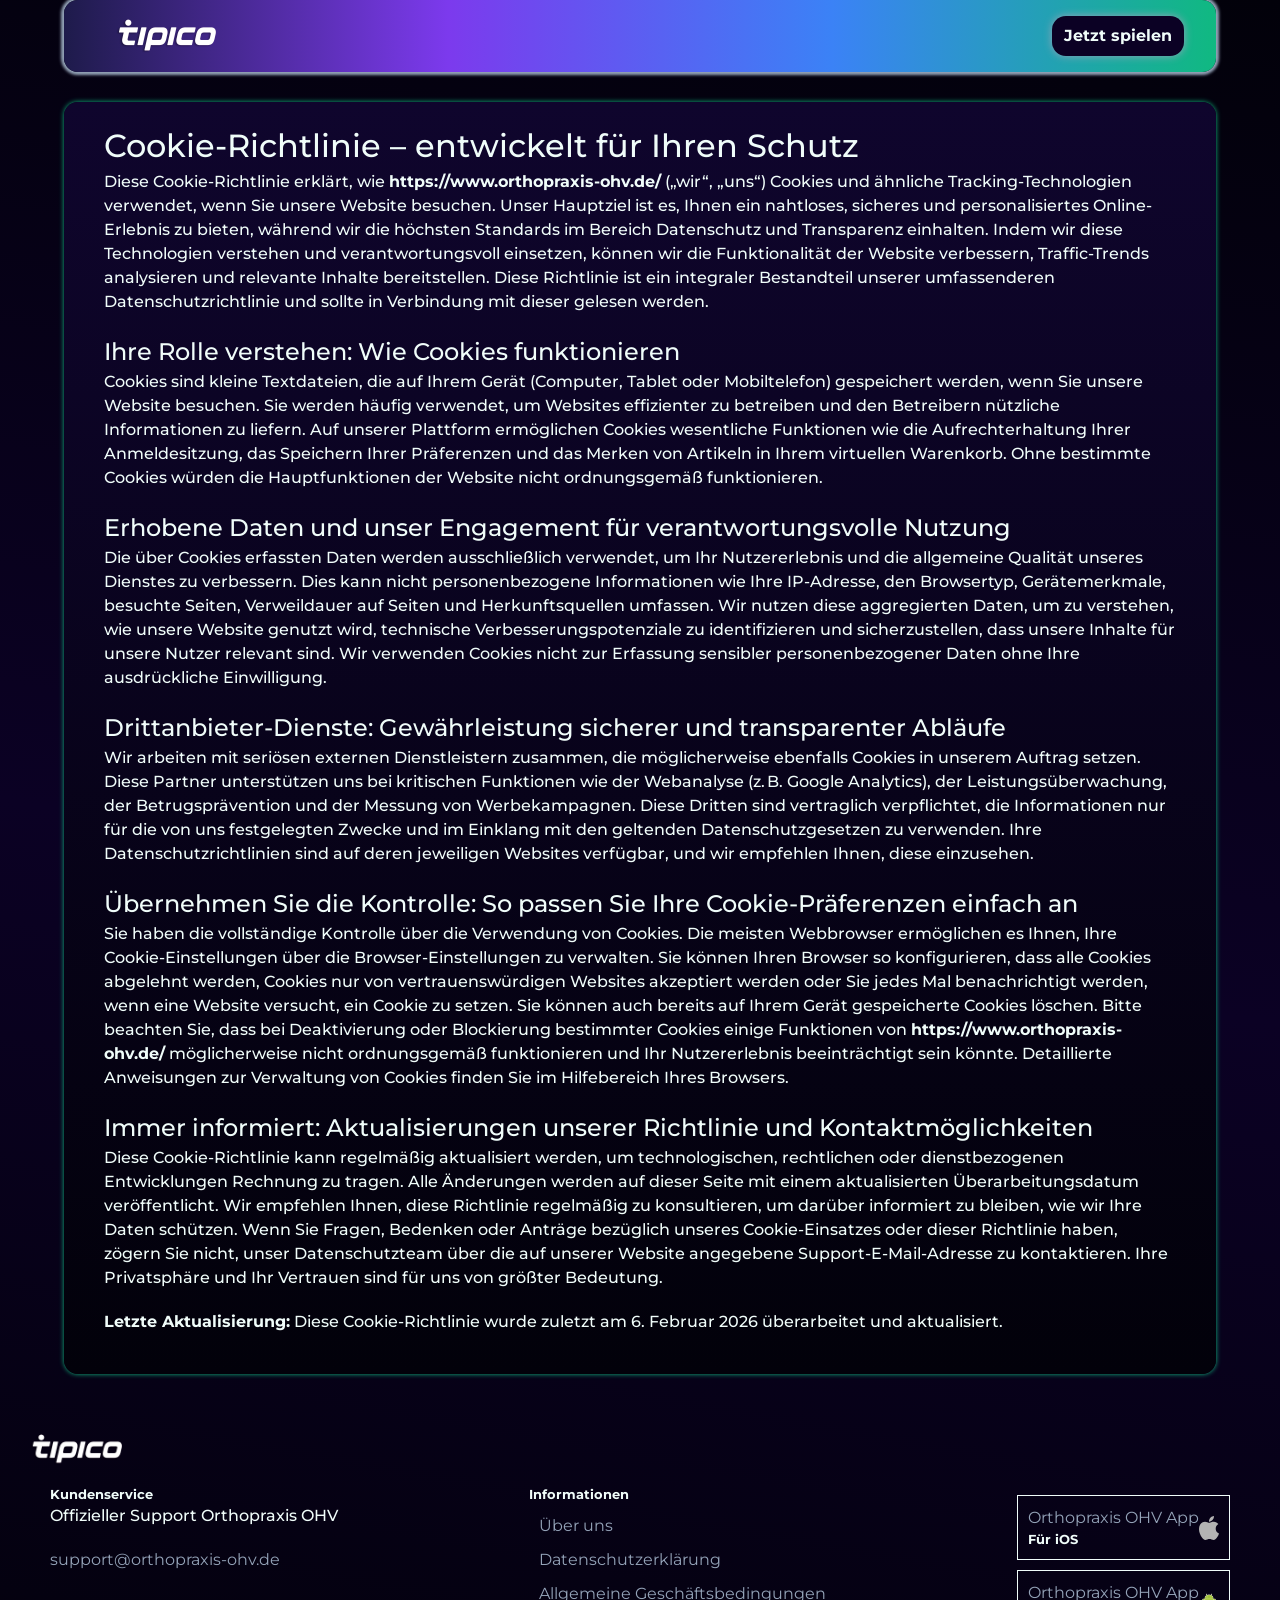
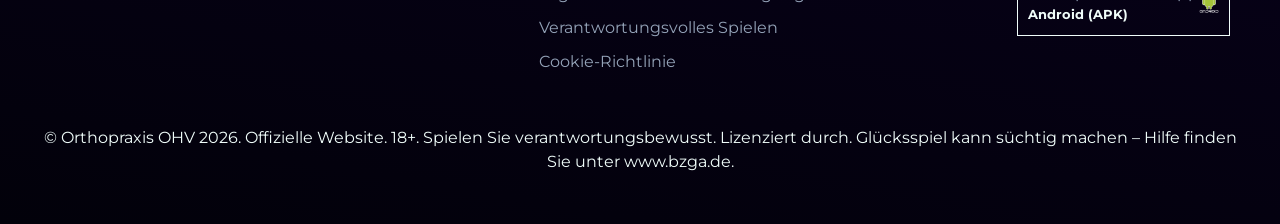
<file: cookie-policy/index.html>
<!DOCTYPE html>
<html lang="de">

<head>
    <meta charset="UTF-8">
    <meta name="viewport" content="width=device-width,initial-scale=1">
    <link rel="stylesheet" href="/style.css">
    <link rel="shortcut icon" href="/favicon.ico" type="image/x-icon">
    <title>Ihre Privatsphäre ist unser höchstes Gebot</title>
    <meta name="description"
        content="Bei Orthopraxis OHV setzen wir uns für den Schutz Ihrer Daten ein. Erfahren Sie, wie Cookies Ihr Nutzererlebnis verbessern und gleichzeitig die Sicherheit Ihrer persönlichen Informationen mit vollständiger Transparenz gewährleisten.">
    <meta name="robots" content="index, follow">
    <link rel="canonical" href="https://www.orthopraxis-ohv.de/cookie-policy/">
</head>

<body>
    <header>
        <a href="/">
            <img src="/img/logo.webp" alt="Orthopraxis OHV Logo" width="100" height="50" class="h-logo" />
        </a>
        <a href="/play/" rel="nofollow" class="red-btn">Jetzt spielen</a>
    </header>

    <main>
        <div class="main-container">
            <h1>Cookie-Richtlinie – entwickelt für Ihren Schutz</h1>
            <p class="txt">
                Diese Cookie-Richtlinie erklärt, wie <strong>https://www.orthopraxis-ohv.de/</strong>
                („wir“, „uns“) Cookies und ähnliche Tracking-Technologien verwendet, wenn Sie unsere Website besuchen.
                Unser Hauptziel ist es, Ihnen ein nahtloses, sicheres und personalisiertes Online-Erlebnis zu bieten,
                während wir die höchsten Standards im Bereich Datenschutz und Transparenz einhalten. Indem wir diese
                Technologien verstehen und verantwortungsvoll einsetzen, können wir die Funktionalität der Website
                verbessern, Traffic-Trends analysieren und relevante Inhalte bereitstellen. Diese Richtlinie ist ein
                integraler Bestandteil unserer umfassenderen Datenschutzrichtlinie und sollte in Verbindung mit dieser
                gelesen werden.
            </p>

            <h2>Ihre Rolle verstehen: Wie Cookies funktionieren</h2>
            <p class="txt">
                Cookies sind kleine Textdateien, die auf Ihrem Gerät (Computer, Tablet oder Mobiltelefon) gespeichert
                werden, wenn Sie unsere Website besuchen. Sie werden häufig verwendet, um Websites effizienter zu
                betreiben und den Betreibern nützliche Informationen zu liefern. Auf unserer Plattform ermöglichen
                Cookies wesentliche Funktionen wie die Aufrechterhaltung Ihrer Anmeldesitzung, das Speichern Ihrer
                Präferenzen und das Merken von Artikeln in Ihrem virtuellen Warenkorb. Ohne bestimmte Cookies würden
                die Hauptfunktionen der Website nicht ordnungsgemäß funktionieren.
            </p>

            <h2>Erhobene Daten und unser Engagement für verantwortungsvolle Nutzung</h2>
            <p class="txt">
                Die über Cookies erfassten Daten werden ausschließlich verwendet, um Ihr Nutzererlebnis und die
                allgemeine Qualität unseres Dienstes zu verbessern. Dies kann nicht personenbezogene Informationen wie
                Ihre IP-Adresse, den Browsertyp, Gerätemerkmale, besuchte Seiten, Verweildauer auf Seiten und
                Herkunftsquellen umfassen. Wir nutzen diese aggregierten Daten, um zu verstehen, wie unsere Website
                genutzt wird, technische Verbesserungspotenziale zu identifizieren und sicherzustellen, dass unsere
                Inhalte für unsere Nutzer relevant sind. Wir verwenden Cookies nicht zur Erfassung sensibler
                personenbezogener Daten ohne Ihre ausdrückliche Einwilligung.
            </p>

            <h2>Drittanbieter-Dienste: Gewährleistung sicherer und transparenter Abläufe</h2>
            <p class="txt">
                Wir arbeiten mit seriösen externen Dienstleistern zusammen, die möglicherweise ebenfalls Cookies in
                unserem Auftrag setzen. Diese Partner unterstützen uns bei kritischen Funktionen wie der
                Webanalyse (z. B. Google Analytics), der Leistungsüberwachung, der Betrugsprävention und der Messung
                von Werbekampagnen. Diese Dritten sind vertraglich verpflichtet, die Informationen nur für die von uns
                festgelegten Zwecke und im Einklang mit den geltenden Datenschutzgesetzen zu verwenden. Ihre
                Datenschutzrichtlinien sind auf deren jeweiligen Websites verfügbar, und wir empfehlen Ihnen, diese
                einzusehen.
            </p>

            <h2>Übernehmen Sie die Kontrolle: So passen Sie Ihre Cookie-Präferenzen einfach an</h2>
            <p class="txt">
                Sie haben die vollständige Kontrolle über die Verwendung von Cookies. Die meisten Webbrowser
                ermöglichen es Ihnen, Ihre Cookie-Einstellungen über die Browser-Einstellungen zu verwalten. Sie können
                Ihren Browser so konfigurieren, dass alle Cookies abgelehnt werden, Cookies nur von vertrauenswürdigen
                Websites akzeptiert werden oder Sie jedes Mal benachrichtigt werden, wenn eine Website versucht, ein
                Cookie zu setzen. Sie können auch bereits auf Ihrem Gerät gespeicherte Cookies löschen. Bitte beachten
                Sie, dass bei Deaktivierung oder Blockierung bestimmter Cookies einige Funktionen von
                <strong>https://www.orthopraxis-ohv.de/</strong> möglicherweise nicht ordnungsgemäß funktionieren und
                Ihr Nutzererlebnis beeinträchtigt sein könnte. Detaillierte Anweisungen zur Verwaltung von Cookies
                finden Sie im Hilfebereich Ihres Browsers.
            </p>

            <h2>Immer informiert: Aktualisierungen unserer Richtlinie und Kontaktmöglichkeiten</h2>
            <p class="txt">
                Diese Cookie-Richtlinie kann regelmäßig aktualisiert werden, um technologischen, rechtlichen oder
                dienstbezogenen Entwicklungen Rechnung zu tragen. Alle Änderungen werden auf dieser Seite mit einem
                aktualisierten Überarbeitungsdatum veröffentlicht. Wir empfehlen Ihnen, diese Richtlinie regelmäßig zu
                konsultieren, um darüber informiert zu bleiben, wie wir Ihre Daten schützen. Wenn Sie Fragen,
                Bedenken oder Anträge bezüglich unseres Cookie-Einsatzes oder dieser Richtlinie haben, zögern Sie
                nicht, unser Datenschutzteam über die auf unserer Website angegebene Support-E-Mail-Adresse zu
                kontaktieren. Ihre Privatsphäre und Ihr Vertrauen sind für uns von größter Bedeutung.
            </p>

            <p class="txt">
                <strong>Letzte Aktualisierung:</strong> Diese Cookie-Richtlinie wurde zuletzt am 6. Februar 2026
                überarbeitet und aktualisiert.
            </p>
        </div>
    </main>

    <footer>
        <div class="f-logo">
            <a href="/play/" rel="nofollow">
                <img src="/img/logo.webp" alt="Orthopraxis OHV" width="100" height="50" />
            </a>
            <hr />
        </div>

        <div class="f-info">
            <div>
                <p class="f-txt">Kundenservice</p>
                <p class="txt">Offizieller Support Orthopraxis OHV</p>
                <a href="mailto:support@orthopraxis-ohv.de">support@orthopraxis-ohv.de</a>
            </div>

            <div>
                <p class="f-txt">Informationen</p>
                <ul class="list">
                    <li><a href="/about-us/">Über uns</a></li>
                    <li><a href="/privacy-policy/">Datenschutzerklärung</a></li>
                    <li><a href="/terms-and-conditions/">Allgemeine Geschäftsbedingungen</a></li>
                    <li><a href="/responsible-gambling/">Verantwortungsvolles Spielen</a></li>
                    <li><a href="/cookie-policy/">Cookie-Richtlinie</a></li>
                </ul>
            </div>

            <div>
                <a class="ios" href="/play/" rel="nofollow">
                    <div>
                        <p>Orthopraxis OHV App</p>
                        <p class="f-txt">Für iOS</p>
                    </div>
                    <img src="/img/Apple_logo_grey.svg" alt="Apple Logo" width="20" height="20" />
                </a>

                <a class="ios" href="/play/" rel="nofollow">
                    <div>
                        <p>Orthopraxis OHV App</p>
                        <p class="f-txt">Android (APK)</p>
                    </div>
                    <img src="/img/Android_robot.svg.webp" alt="Android Logo" width="20" height="20" />
                </a>
            </div>
        </div>

        <hr />

        <p class="txt-f">
            © Orthopraxis OHV 2026. Offizielle Website. 18+. Spielen Sie verantwortungsbewusst. Lizenziert durch.
            Glücksspiel kann süchtig machen – Hilfe finden Sie unter www.bzga.de.
        </p>
    </footer>
</body>

</html>
</file>
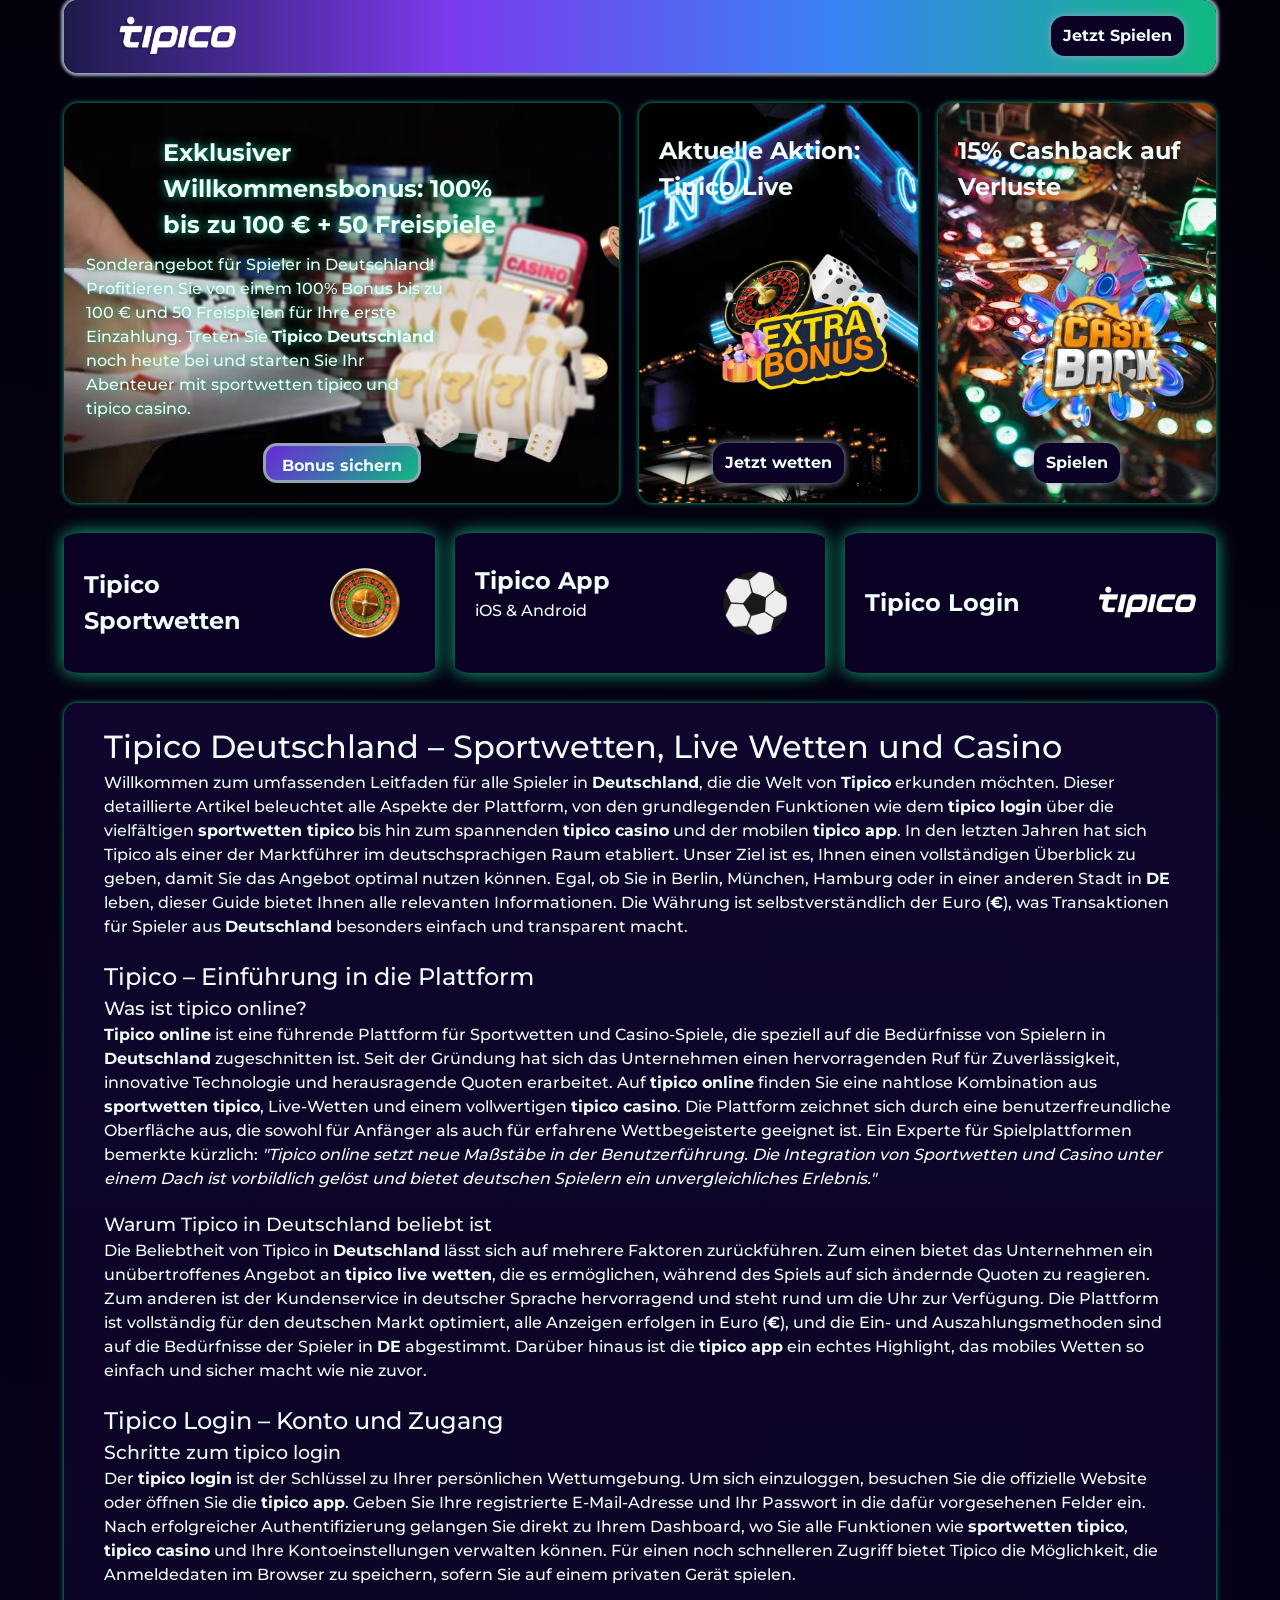
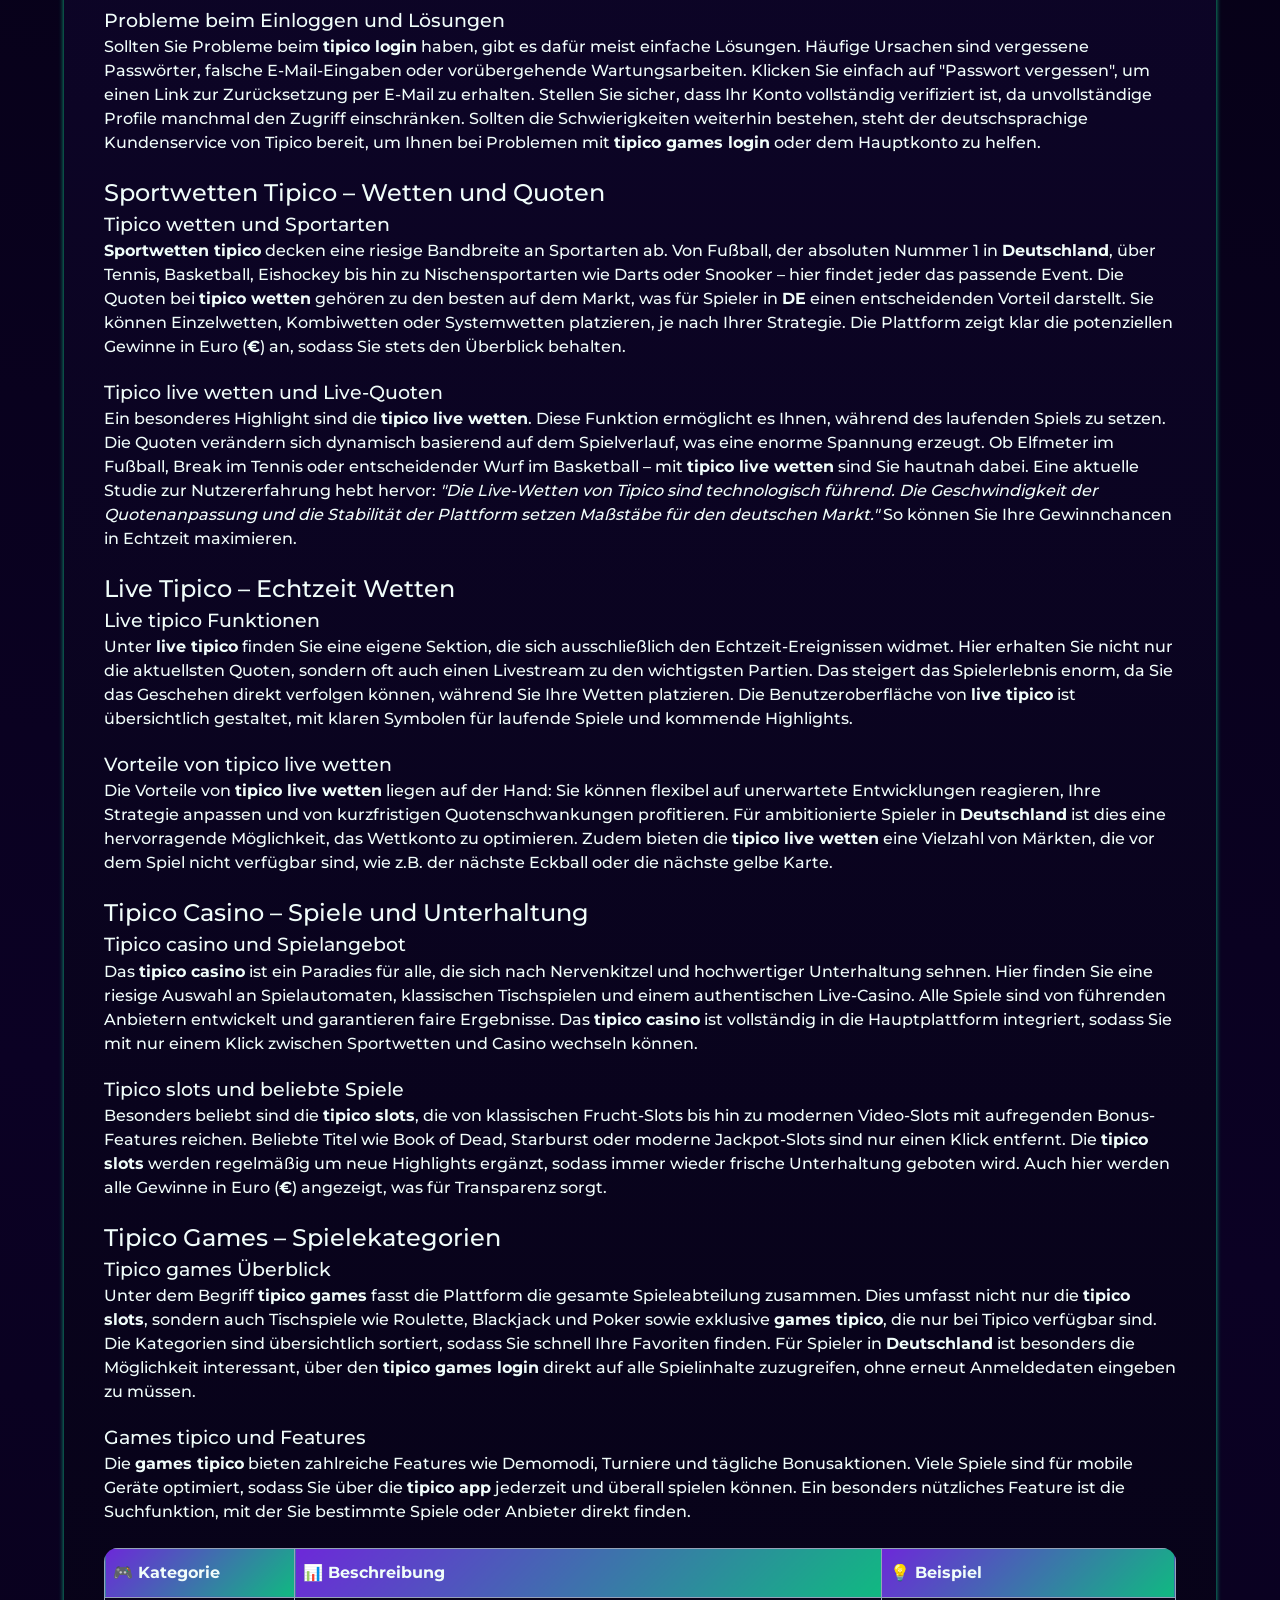
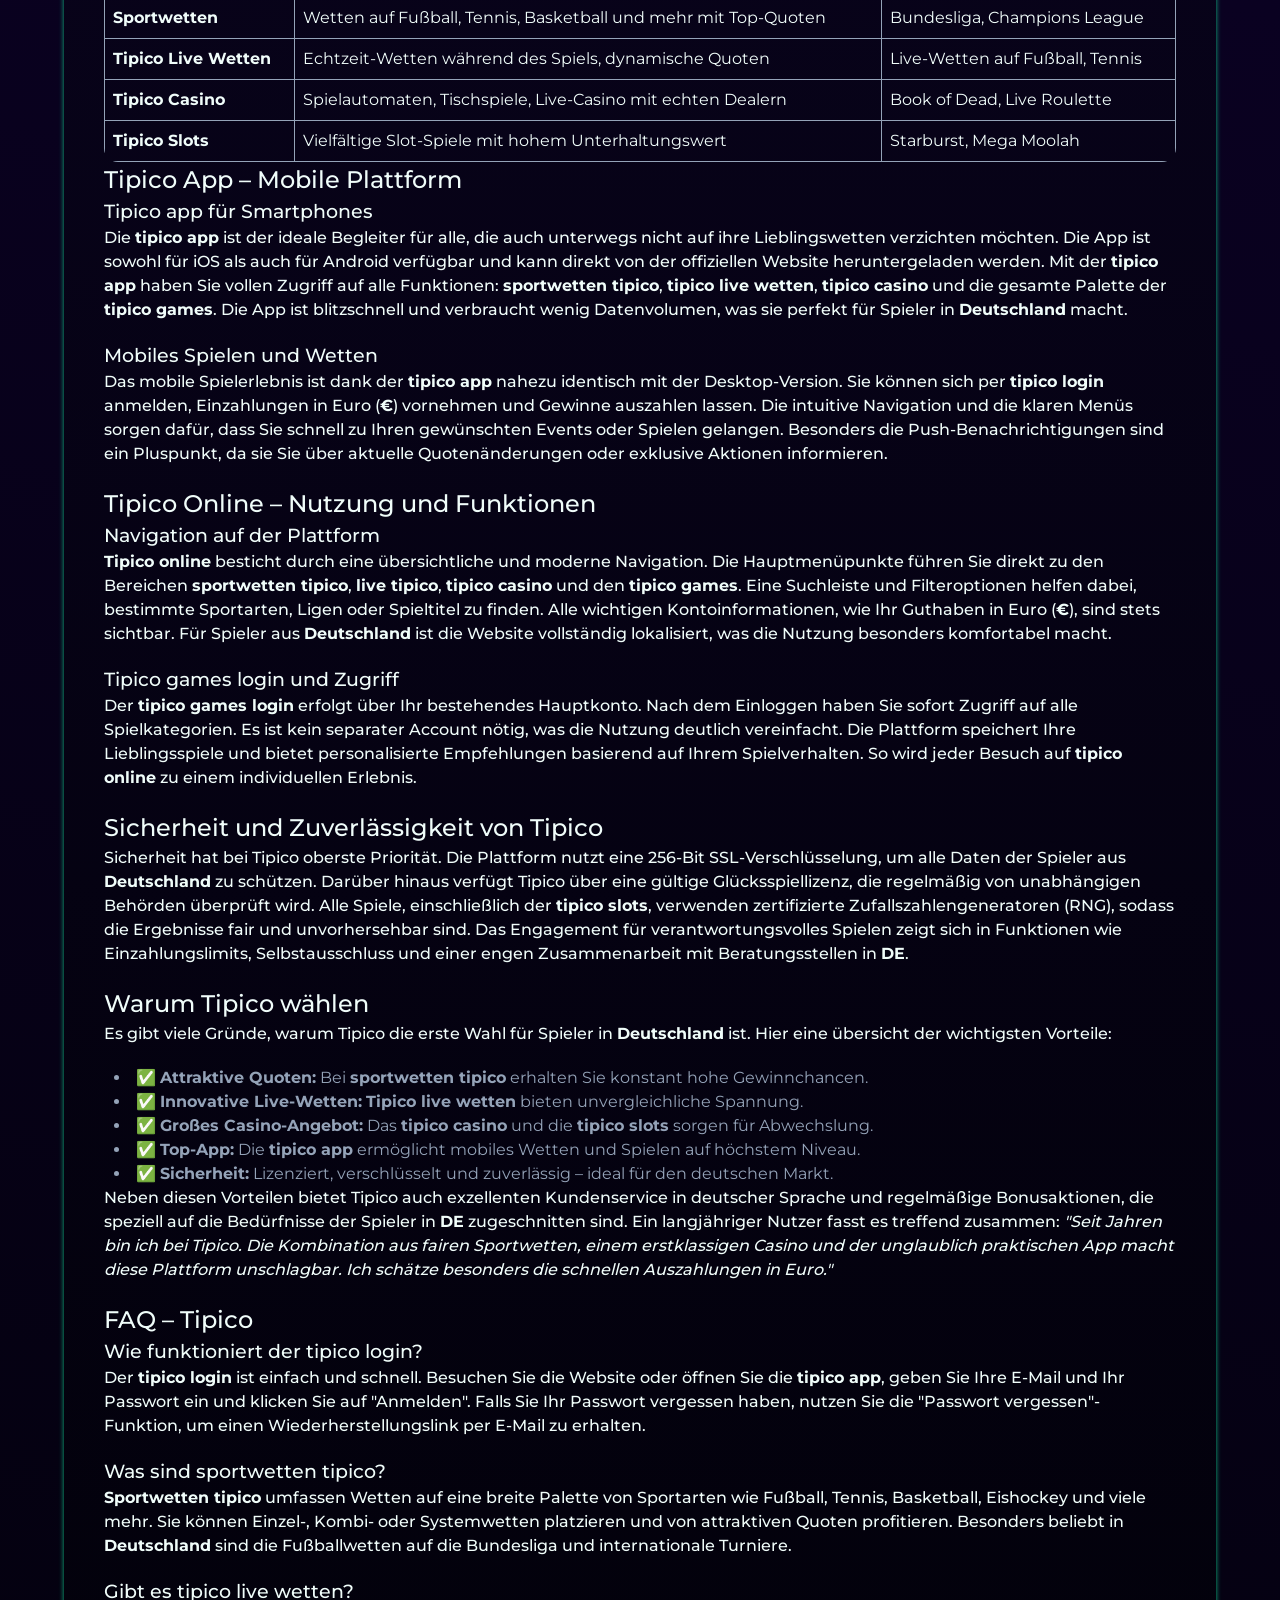
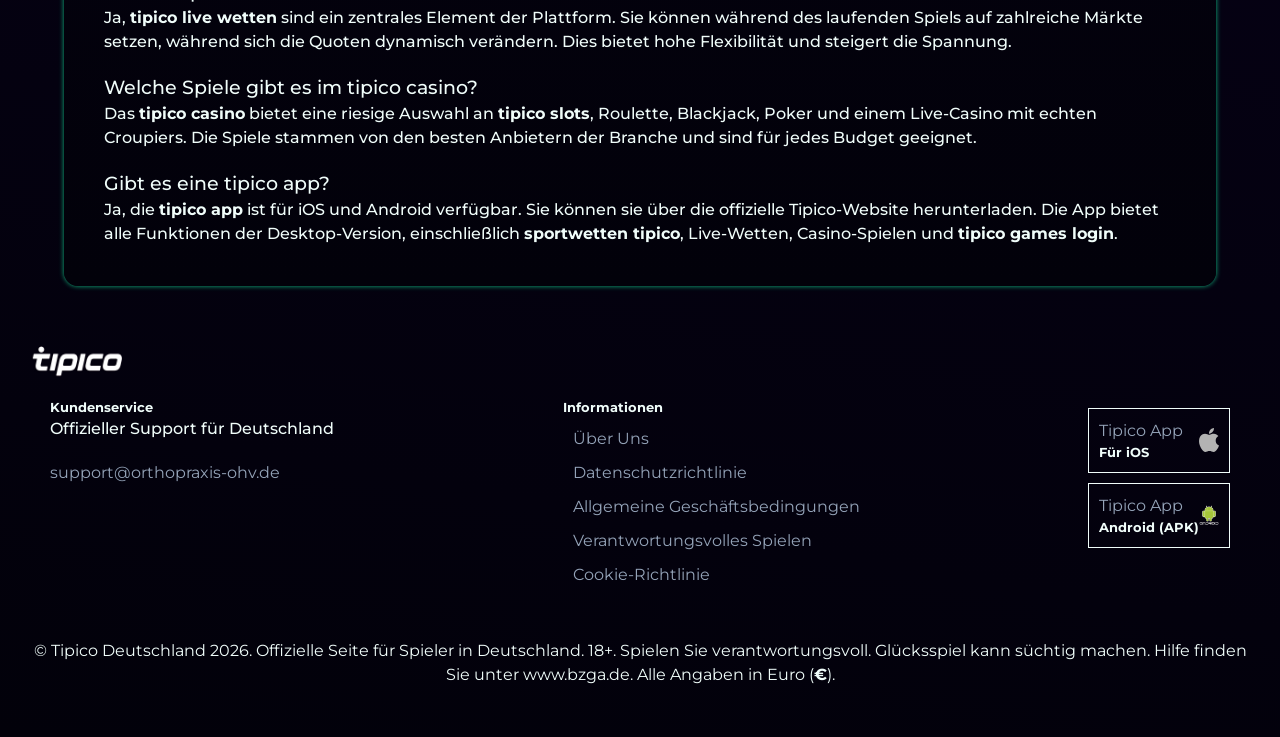
<file: de-de/index.html>
<!DOCTYPE html>
<html lang="de-DE">

<head>
	<meta charset="UTF-8">
	<meta name="viewport" content="width=device-width, initial-scale=1.0">
	<link rel="stylesheet" href="/style.css">
	<link rel="shortcut icon" href="/favicon.ico" type="image/x-icon">
	<title>Tipico 🎰 Deutschland, Login, Sportwetten, Casino & App</title>
	<meta name="description"
		content="Tipico Deutschland Guide 🇩🇪 Erfahren Sie alles über tipico login, sportwetten tipico, tipico casino, live tipico und die tipico app.">
	<meta name="googlebot" content="index, follow, noarchive, max-snippet:-1">

	<link rel="alternate" hreflang="de-DE" href="https://www.orthopraxis-ohv.de/de-de/">
	<link rel="alternate" hreflang="x-default" href="https://www.orthopraxis-ohv.de/">
	<link rel="canonical" href="https://www.orthopraxis-ohv.de/de-de/">

	<meta property="og:title" content="Tipico 🎰 Deutschland, Login, Sportwetten, Casino & App">
	<meta property="og:description"
		content="Tipico Deutschland Guide 🇩🇪 Erfahren Sie alles über tipico login, sportwetten tipico, tipico casino, live tipico und die tipico app.">
	<meta property="og:type" content="website">
	<meta property="og:url" content="https://www.orthopraxis-ohv.de/">
	<meta property="og:image" content="https://www.orthopraxis-ohv.de/img/logo.webp">
	<meta name="twitter:card" content="summary_large_image">
	<meta name="twitter:title" content="Tipico 🎰 Deutschland, Login, Sportwetten, Casino & App">
	<meta name="twitter:description"
		content="Tipico Deutschland Guide 🇩🇪 Erfahren Sie alles über tipico login, sportwetten tipico, tipico casino, live tipico und die tipico app.">
	<meta name="twitter:image" content="https://www.orthopraxis-ohv.de/img/logo.webp">

	<script type="application/ld+json">
        {
            "@context": "https://schema.org",
            "@type": "Organization",
            "name": "Tipico Deutschland – Sportwetten, Live Wetten und Casino",
            "url": "https://www.orthopraxis-ohv.de/",
            "logo": "https://www.orthopraxis-ohv.de/img/logo.webp",
            "sameAs": []
        }
    </script>
	<script type="application/ld+json">
        {
            "@context": "https://schema.org",
            "@type": "BreadcrumbList",
            "itemListElement": [
                {
                    "@type": "ListItem",
                    "position": 1,
                    "name": "Tipico Deutschland – Der ultimative Guide für Spieler in Deutschland",
                    "item": "https://www.orthopraxis-ohv.de/"
                },
                {
                    "@type": "ListItem",
                    "position": 2,
                    "name": "Offizielle Seite"
                }
            ]
        }
    </script>
	<script type="application/ld+json">
        {
            "@context": "https://schema.org",
            "@type": "FAQPage",
            "mainEntity": [
                {
                    "@type": "Question",
                    "name": "Wie funktioniert der tipico login?",
                    "acceptedAnswer": {
                        "@type": "Answer",
                        "text": "Der tipico login erfolgt über die offizielle Website oder die App. Geben Sie Ihre E-Mail und Ihr Passwort ein, um auf Ihr Konto zuzugreifen. Bei Problemen hilft der Kundenservice in Deutschland."
                    }
                },
                {
                    "@type": "Question",
                    "name": "Was sind sportwetten tipico?",
                    "acceptedAnswer": {
                        "@type": "Answer",
                        "text": "Sportwetten tipico umfassen ein breites Angebot an Fußball, Tennis, Basketball und vielen anderen Sportarten. Tipico bietet attraktive Quoten und Live-Wetten für deutsche Spieler."
                    }
                },
                {
                    "@type": "Question",
                    "name": "Gibt es tipico live wetten?",
                    "acceptedAnswer": {
                        "@type": "Answer",
                        "text": "Ja, tipico live wetten sind ein Kernstück der Plattform. Sie können während des Spiels auf sich ändernde Quoten setzen und von Echtzeit-Aktionen profitieren."
                    }
                },
                {
                    "@type": "Question",
                    "name": "Welche Spiele gibt es im tipico casino?",
                    "acceptedAnswer": {
                        "@type": "Answer",
                        "text": "Das tipico casino bietet eine riesige Auswahl an Spielautomaten, Tischspielen wie Roulette und Blackjack sowie ein Live-Casino mit echten Dealern."
                    }
                },
                {
                    "@type": "Question",
                    "name": "Gibt es eine tipico app?",
                    "acceptedAnswer": {
                        "@type": "Answer",
                        "text": "Ja, die tipico app ist für iOS und Android verfügbar. Sie ermöglicht mobiles Wetten, Casino-Spiele und einen schnellen tipico login von überall in Deutschland."
                    }
                }
            ]
        }
    </script>
</head>

<body>
	<header>
		<a href="/">
			<img src="/img/logo.webp" alt="Tipico Deutschland Logo" width="120" height="50" class="h-logo" />
		</a>
		<a href="/play/" rel="nofollow" class="red-btn">Jetzt Spielen</a>
	</header>

	<main>
		<div class="main-banner">
			<div class="banner-container">
				<div class="title-box">
					<p class="title">Exklusiver Willkommensbonus: 100% bis zu 100 € + 50 Freispiele</p>
					<p class="txt">
						Sonderangebot für Spieler in Deutschland! Profitieren Sie von einem 100% Bonus bis zu 100 € und 50
						Freispielen für Ihre erste Einzahlung.
						Treten Sie <strong>Tipico Deutschland</strong> noch heute bei und starten Sie Ihr Abenteuer mit sportwetten
						tipico und tipico casino.
					</p>
				</div>
				<a href="/play/" rel="nofollow" class="btn-dep">
					Bonus sichern
				</a>
			</div>

			<div class="banner-bonus-gift">
				<p class="title">Aktuelle Aktion: Tipico Live</p>
				<a href="/play/" rel="nofollow" class="red-btn">
					Jetzt wetten
				</a>
			</div>

			<div class="banner-bonus-cash">
				<p class="title">15% Cashback auf Verluste</p>
				<a href="/play/" rel="nofollow" class="red-btn">
					Spielen
				</a>
			</div>
		</div>

		<div class="small-banner">
			<a class="sb-container" href="/play/" rel="nofollow">
				<p class="title">Tipico Sportwetten</p>
				<img src="/img/roulette.webp" alt="Sportwetten Symbol" width="100" height="100" />
			</a>
			<a class="sb-container" href="/play/" rel="nofollow">
				<div>
					<p class="title">Tipico App</p>
					<p class="txt">iOS & Android</p>
				</div>
				<img src="/img/football.webp" alt="App Mobile" width="100" height="100" />
			</a>
			<a class="sb-container" href="/play/" rel="nofollow">
				<p class="title">Tipico Login</p>
				<img src="/img/logo.webp" alt="Login Icon" width="100" height="100" />
			</a>
		</div>

		<div class="main-container">
			<h1>Tipico Deutschland – Sportwetten, Live Wetten und Casino</h1>
			<p class="txt">
				Willkommen zum umfassenden Leitfaden für alle Spieler in <strong>Deutschland</strong>, die die Welt von
				<strong>Tipico</strong> erkunden möchten.
				Dieser detaillierte Artikel beleuchtet alle Aspekte der Plattform, von den grundlegenden Funktionen wie dem
				<strong>tipico login</strong> über die
				vielfältigen <strong>sportwetten tipico</strong> bis hin zum spannenden <strong>tipico casino</strong> und der
				mobilen <strong>tipico app</strong>.
				In den letzten Jahren hat sich Tipico als einer der Marktführer im deutschsprachigen Raum etabliert. Unser Ziel
				ist es, Ihnen einen vollständigen
				Überblick zu geben, damit Sie das Angebot optimal nutzen können. Egal, ob Sie in Berlin, München, Hamburg oder
				in einer anderen Stadt in <strong>DE</strong>
				leben, dieser Guide bietet Ihnen alle relevanten Informationen. Die Währung ist selbstverständlich der Euro
				(<strong>€</strong>), was Transaktionen
				für Spieler aus <strong>Deutschland</strong> besonders einfach und transparent macht.
			</p>

			<h2>Tipico – Einführung in die Plattform</h2>
			<h3>Was ist tipico online?</h3>
			<p class="txt">
				<strong>Tipico online</strong> ist eine führende Plattform für Sportwetten und Casino-Spiele, die speziell auf
				die Bedürfnisse von Spielern in
				<strong>Deutschland</strong> zugeschnitten ist. Seit der Gründung hat sich das Unternehmen einen hervorragenden
				Ruf für Zuverlässigkeit,
				innovative Technologie und herausragende Quoten erarbeitet. Auf <strong>tipico online</strong> finden Sie eine
				nahtlose Kombination aus
				<strong>sportwetten tipico</strong>, Live-Wetten und einem vollwertigen <strong>tipico casino</strong>. Die
				Plattform zeichnet sich durch
				eine benutzerfreundliche Oberfläche aus, die sowohl für Anfänger als auch für erfahrene Wettbegeisterte geeignet
				ist.
				Ein Experte für Spielplattformen bemerkte kürzlich: <em>"Tipico online setzt neue Maßstäbe in der
					Benutzerführung. Die Integration von
					Sportwetten und Casino unter einem Dach ist vorbildlich gelöst und bietet deutschen Spielern ein
					unvergleichliches Erlebnis."</em>
			</p>
			<h3>Warum Tipico in Deutschland beliebt ist</h3>
			<p class="txt">
				Die Beliebtheit von Tipico in <strong>Deutschland</strong> lässt sich auf mehrere Faktoren zurückführen. Zum
				einen bietet das Unternehmen
				ein unübertroffenes Angebot an <strong>tipico live wetten</strong>, die es ermöglichen, während des Spiels auf
				sich ändernde Quoten zu reagieren.
				Zum anderen ist der Kundenservice in deutscher Sprache hervorragend und steht rund um die Uhr zur Verfügung. Die
				Plattform ist vollständig
				für den deutschen Markt optimiert, alle Anzeigen erfolgen in Euro (<strong>€</strong>), und die Ein- und
				Auszahlungsmethoden sind auf die
				Bedürfnisse der Spieler in <strong>DE</strong> abgestimmt. Darüber hinaus ist die <strong>tipico app</strong>
				ein echtes Highlight,
				das mobiles Wetten so einfach und sicher macht wie nie zuvor.
			</p>

			<h2>Tipico Login – Konto und Zugang</h2>
			<h3>Schritte zum tipico login</h3>
			<p class="txt">
				Der <strong>tipico login</strong> ist der Schlüssel zu Ihrer persönlichen Wettumgebung. Um sich einzuloggen,
				besuchen Sie die offizielle Website
				oder öffnen Sie die <strong>tipico app</strong>. Geben Sie Ihre registrierte E-Mail-Adresse und Ihr Passwort in
				die dafür vorgesehenen Felder ein.
				Nach erfolgreicher Authentifizierung gelangen Sie direkt zu Ihrem Dashboard, wo Sie alle Funktionen wie
				<strong>sportwetten tipico</strong>,
				<strong>tipico casino</strong> und Ihre Kontoeinstellungen verwalten können. Für einen noch schnelleren Zugriff
				bietet Tipico die Möglichkeit,
				die Anmeldedaten im Browser zu speichern, sofern Sie auf einem privaten Gerät spielen.
			</p>
			<h3>Probleme beim Einloggen und Lösungen</h3>
			<p class="txt">
				Sollten Sie Probleme beim <strong>tipico login</strong> haben, gibt es dafür meist einfache Lösungen. Häufige
				Ursachen sind vergessene Passwörter,
				falsche E-Mail-Eingaben oder vorübergehende Wartungsarbeiten. Klicken Sie einfach auf "Passwort vergessen", um
				einen Link zur Zurücksetzung
				per E-Mail zu erhalten. Stellen Sie sicher, dass Ihr Konto vollständig verifiziert ist, da unvollständige
				Profile manchmal den Zugriff einschränken.
				Sollten die Schwierigkeiten weiterhin bestehen, steht der deutschsprachige Kundenservice von Tipico bereit, um
				Ihnen bei Problemen mit
				<strong>tipico games login</strong> oder dem Hauptkonto zu helfen.
			</p>

			<h2>Sportwetten Tipico – Wetten und Quoten</h2>
			<h3>Tipico wetten und Sportarten</h3>
			<p class="txt">
				<strong>Sportwetten tipico</strong> decken eine riesige Bandbreite an Sportarten ab. Von Fußball, der absoluten
				Nummer 1 in <strong>Deutschland</strong>,
				über Tennis, Basketball, Eishockey bis hin zu Nischensportarten wie Darts oder Snooker – hier findet jeder das
				passende Event. Die Quoten bei
				<strong>tipico wetten</strong> gehören zu den besten auf dem Markt, was für Spieler in <strong>DE</strong> einen
				entscheidenden Vorteil darstellt.
				Sie können Einzelwetten, Kombiwetten oder Systemwetten platzieren, je nach Ihrer Strategie. Die Plattform zeigt
				klar die potenziellen Gewinne in
				Euro (<strong>€</strong>) an, sodass Sie stets den Überblick behalten.
			</p>
			<h3>Tipico live wetten und Live-Quoten</h3>
			<p class="txt">
				Ein besonderes Highlight sind die <strong>tipico live wetten</strong>. Diese Funktion ermöglicht es Ihnen,
				während des laufenden Spiels zu setzen.
				Die Quoten verändern sich dynamisch basierend auf dem Spielverlauf, was eine enorme Spannung erzeugt. Ob
				Elfmeter im Fußball, Break im Tennis
				oder entscheidender Wurf im Basketball – mit <strong>tipico live wetten</strong> sind Sie hautnah dabei. Eine
				aktuelle Studie zur Nutzererfahrung
				hebt hervor: <em>"Die Live-Wetten von Tipico sind technologisch führend. Die Geschwindigkeit der Quotenanpassung
					und die Stabilität der Plattform
					setzen Maßstäbe für den deutschen Markt."</em> So können Sie Ihre Gewinnchancen in Echtzeit maximieren.
			</p>

			<h2>Live Tipico – Echtzeit Wetten</h2>
			<h3>Live tipico Funktionen</h3>
			<p class="txt">
				Unter <strong>live tipico</strong> finden Sie eine eigene Sektion, die sich ausschließlich den
				Echtzeit-Ereignissen widmet. Hier erhalten Sie nicht nur
				die aktuellsten Quoten, sondern oft auch einen Livestream zu den wichtigsten Partien. Das steigert das
				Spielerlebnis enorm, da Sie das Geschehen
				direkt verfolgen können, während Sie Ihre Wetten platzieren. Die Benutzeroberfläche von <strong>live
					tipico</strong> ist übersichtlich gestaltet,
				mit klaren Symbolen für laufende Spiele und kommende Highlights.
			</p>
			<h3>Vorteile von tipico live wetten</h3>
			<p class="txt">
				Die Vorteile von <strong>tipico live wetten</strong> liegen auf der Hand: Sie können flexibel auf unerwartete
				Entwicklungen reagieren, Ihre Strategie
				anpassen und von kurzfristigen Quotenschwankungen profitieren. Für ambitionierte Spieler in
				<strong>Deutschland</strong> ist dies eine hervorragende
				Möglichkeit, das Wettkonto zu optimieren. Zudem bieten die <strong>tipico live wetten</strong> eine Vielzahl von
				Märkten, die vor dem Spiel nicht
				verfügbar sind, wie z.B. der nächste Eckball oder die nächste gelbe Karte.
			</p>

			<h2>Tipico Casino – Spiele und Unterhaltung</h2>
			<h3>Tipico casino und Spielangebot</h3>
			<p class="txt">
				Das <strong>tipico casino</strong> ist ein Paradies für alle, die sich nach Nervenkitzel und hochwertiger
				Unterhaltung sehnen. Hier finden Sie eine
				riesige Auswahl an Spielautomaten, klassischen Tischspielen und einem authentischen Live-Casino. Alle Spiele
				sind von führenden Anbietern
				entwickelt und garantieren faire Ergebnisse. Das <strong>tipico casino</strong> ist vollständig in die
				Hauptplattform integriert, sodass Sie mit
				nur einem Klick zwischen Sportwetten und Casino wechseln können.
			</p>
			<h3>Tipico slots und beliebte Spiele</h3>
			<p class="txt">
				Besonders beliebt sind die <strong>tipico slots</strong>, die von klassischen Frucht-Slots bis hin zu modernen
				Video-Slots mit aufregenden Bonus-Features
				reichen. Beliebte Titel wie Book of Dead, Starburst oder moderne Jackpot-Slots sind nur einen Klick entfernt.
				Die <strong>tipico slots</strong>
				werden regelmäßig um neue Highlights ergänzt, sodass immer wieder frische Unterhaltung geboten wird. Auch hier
				werden alle Gewinne in Euro
				(<strong>€</strong>) angezeigt, was für Transparenz sorgt.
			</p>

			<h2>Tipico Games – Spielekategorien</h2>
			<h3>Tipico games Überblick</h3>
			<p class="txt">
				Unter dem Begriff <strong>tipico games</strong> fasst die Plattform die gesamte Spieleabteilung zusammen. Dies
				umfasst nicht nur die <strong>tipico slots</strong>,
				sondern auch Tischspiele wie Roulette, Blackjack und Poker sowie exklusive <strong>games tipico</strong>, die
				nur bei Tipico verfügbar sind.
				Die Kategorien sind übersichtlich sortiert, sodass Sie schnell Ihre Favoriten finden. Für Spieler in
				<strong>Deutschland</strong> ist besonders
				die Möglichkeit interessant, über den <strong>tipico games login</strong> direkt auf alle Spielinhalte
				zuzugreifen, ohne erneut Anmeldedaten
				eingeben zu müssen.
			</p>
			<h3>Games tipico und Features</h3>
			<p class="txt">
				Die <strong>games tipico</strong> bieten zahlreiche Features wie Demomodi, Turniere und tägliche Bonusaktionen.
				Viele Spiele sind für mobile Geräte
				optimiert, sodass Sie über die <strong>tipico app</strong> jederzeit und überall spielen können. Ein besonders
				nützliches Feature ist die
				Suchfunktion, mit der Sie bestimmte Spiele oder Anbieter direkt finden.
			</p>

			<div class="table-wrapper">
				<table>
					<thead>
						<tr>
							<th>🎮 Kategorie</th>
							<th>📊 Beschreibung</th>
							<th>💡 Beispiel</th>
						</tr>
					</thead>
					<tbody>
						<tr>
							<td><strong>Sportwetten</strong></td>
							<td>Wetten auf Fußball, Tennis, Basketball und mehr mit Top-Quoten</td>
							<td>Bundesliga, Champions League</td>
						</tr>
						<tr>
							<td><strong>Tipico Live Wetten</strong></td>
							<td>Echtzeit-Wetten während des Spiels, dynamische Quoten</td>
							<td>Live-Wetten auf Fußball, Tennis</td>
						</tr>
						<tr>
							<td><strong>Tipico Casino</strong></td>
							<td>Spielautomaten, Tischspiele, Live-Casino mit echten Dealern</td>
							<td>Book of Dead, Live Roulette</td>
						</tr>
						<tr>
							<td><strong>Tipico Slots</strong></td>
							<td>Vielfältige Slot-Spiele mit hohem Unterhaltungswert</td>
							<td>Starburst, Mega Moolah</td>
						</tr>
					</tbody>
				</table>
			</div>

			<h2>Tipico App – Mobile Plattform</h2>
			<h3>Tipico app für Smartphones</h3>
			<p class="txt">
				Die <strong>tipico app</strong> ist der ideale Begleiter für alle, die auch unterwegs nicht auf ihre
				Lieblingswetten verzichten möchten.
				Die App ist sowohl für iOS als auch für Android verfügbar und kann direkt von der offiziellen Website
				heruntergeladen werden.
				Mit der <strong>tipico app</strong> haben Sie vollen Zugriff auf alle Funktionen: <strong>sportwetten
					tipico</strong>, <strong>tipico live wetten</strong>,
				<strong>tipico casino</strong> und die gesamte Palette der <strong>tipico games</strong>. Die App ist
				blitzschnell und verbraucht wenig
				Datenvolumen, was sie perfekt für Spieler in <strong>Deutschland</strong> macht.
			</p>
			<h3>Mobiles Spielen und Wetten</h3>
			<p class="txt">
				Das mobile Spielerlebnis ist dank der <strong>tipico app</strong> nahezu identisch mit der Desktop-Version. Sie
				können sich per
				<strong>tipico login</strong> anmelden, Einzahlungen in Euro (<strong>€</strong>) vornehmen und Gewinne
				auszahlen lassen. Die intuitive Navigation
				und die klaren Menüs sorgen dafür, dass Sie schnell zu Ihren gewünschten Events oder Spielen gelangen. Besonders
				die Push-Benachrichtigungen
				sind ein Pluspunkt, da sie Sie über aktuelle Quotenänderungen oder exklusive Aktionen informieren.
			</p>

			<h2>Tipico Online – Nutzung und Funktionen</h2>
			<h3>Navigation auf der Plattform</h3>
			<p class="txt">
				<strong>Tipico online</strong> besticht durch eine übersichtliche und moderne Navigation. Die Hauptmenüpunkte
				führen Sie direkt zu den Bereichen
				<strong>sportwetten tipico</strong>, <strong>live tipico</strong>, <strong>tipico casino</strong> und den
				<strong>tipico games</strong>.
				Eine Suchleiste und Filteroptionen helfen dabei, bestimmte Sportarten, Ligen oder Spieltitel zu finden. Alle
				wichtigen Kontoinformationen,
				wie Ihr Guthaben in Euro (<strong>€</strong>), sind stets sichtbar. Für Spieler aus <strong>Deutschland</strong>
				ist die Website vollständig
				lokalisiert, was die Nutzung besonders komfortabel macht.
			</p>
			<h3>Tipico games login und Zugriff</h3>
			<p class="txt">
				Der <strong>tipico games login</strong> erfolgt über Ihr bestehendes Hauptkonto. Nach dem Einloggen haben Sie
				sofort Zugriff auf alle Spielkategorien.
				Es ist kein separater Account nötig, was die Nutzung deutlich vereinfacht. Die Plattform speichert Ihre
				Lieblingsspiele und bietet personalisierte
				Empfehlungen basierend auf Ihrem Spielverhalten. So wird jeder Besuch auf <strong>tipico online</strong> zu
				einem individuellen Erlebnis.
			</p>

			<h2>Sicherheit und Zuverlässigkeit von Tipico</h2>
			<p class="txt">
				Sicherheit hat bei Tipico oberste Priorität. Die Plattform nutzt eine 256-Bit SSL-Verschlüsselung, um alle Daten
				der Spieler aus <strong>Deutschland</strong>
				zu schützen. Darüber hinaus verfügt Tipico über eine gültige Glücksspiellizenz, die regelmäßig von unabhängigen
				Behörden überprüft wird.
				Alle Spiele, einschließlich der <strong>tipico slots</strong>, verwenden zertifizierte Zufallszahlengeneratoren
				(RNG), sodass die Ergebnisse
				fair und unvorhersehbar sind. Das Engagement für verantwortungsvolles Spielen zeigt sich in Funktionen wie
				Einzahlungslimits,
				Selbstausschluss und einer engen Zusammenarbeit mit Beratungsstellen in <strong>DE</strong>.
			</p>

			<h2>Warum Tipico wählen</h2>
			<p class="txt">
				Es gibt viele Gründe, warum Tipico die erste Wahl für Spieler in <strong>Deutschland</strong> ist. Hier eine
				übersicht der wichtigsten Vorteile:
			</p>
			<ul>
				<li>✅ <strong>Attraktive Quoten:</strong> Bei <strong>sportwetten tipico</strong> erhalten Sie konstant hohe
					Gewinnchancen.</li>
				<li>✅ <strong>Innovative Live-Wetten:</strong> <strong>Tipico live wetten</strong> bieten unvergleichliche
					Spannung.</li>
				<li>✅ <strong>Großes Casino-Angebot:</strong> Das <strong>tipico casino</strong> und die <strong>tipico
						slots</strong> sorgen für Abwechslung.</li>
				<li>✅ <strong>Top-App:</strong> Die <strong>tipico app</strong> ermöglicht mobiles Wetten und Spielen auf
					höchstem Niveau.</li>
				<li>✅ <strong>Sicherheit:</strong> Lizenziert, verschlüsselt und zuverlässig – ideal für den deutschen Markt.
				</li>
			</ul>
			<p class="txt">
				Neben diesen Vorteilen bietet Tipico auch exzellenten Kundenservice in deutscher Sprache und regelmäßige
				Bonusaktionen, die speziell auf
				die Bedürfnisse der Spieler in <strong>DE</strong> zugeschnitten sind. Ein langjähriger Nutzer fasst es treffend
				zusammen:
				<em>"Seit Jahren bin ich bei Tipico. Die Kombination aus fairen Sportwetten, einem erstklassigen Casino und der
					unglaublich praktischen App
					macht diese Plattform unschlagbar. Ich schätze besonders die schnellen Auszahlungen in Euro."</em>
			</p>

			<h2>FAQ – Tipico</h2>
			<h3>Wie funktioniert der tipico login?</h3>
			<p class="txt">
				Der <strong>tipico login</strong> ist einfach und schnell. Besuchen Sie die Website oder öffnen Sie die
				<strong>tipico app</strong>,
				geben Sie Ihre E-Mail und Ihr Passwort ein und klicken Sie auf "Anmelden". Falls Sie Ihr Passwort vergessen
				haben, nutzen Sie die
				"Passwort vergessen"-Funktion, um einen Wiederherstellungslink per E-Mail zu erhalten.
			</p>
			<h3>Was sind sportwetten tipico?</h3>
			<p class="txt">
				<strong>Sportwetten tipico</strong> umfassen Wetten auf eine breite Palette von Sportarten wie Fußball, Tennis,
				Basketball, Eishockey und viele mehr.
				Sie können Einzel-, Kombi- oder Systemwetten platzieren und von attraktiven Quoten profitieren. Besonders
				beliebt in <strong>Deutschland</strong>
				sind die Fußballwetten auf die Bundesliga und internationale Turniere.
			</p>
			<h3>Gibt es tipico live wetten?</h3>
			<p class="txt">
				Ja, <strong>tipico live wetten</strong> sind ein zentrales Element der Plattform. Sie können während des
				laufenden Spiels auf zahlreiche Märkte
				setzen, während sich die Quoten dynamisch verändern. Dies bietet hohe Flexibilität und steigert die Spannung.
			</p>
			<h3>Welche Spiele gibt es im tipico casino?</h3>
			<p class="txt">
				Das <strong>tipico casino</strong> bietet eine riesige Auswahl an <strong>tipico slots</strong>, Roulette,
				Blackjack, Poker und einem Live-Casino
				mit echten Croupiers. Die Spiele stammen von den besten Anbietern der Branche und sind für jedes Budget
				geeignet.
			</p>
			<h3>Gibt es eine tipico app?</h3>
			<p class="txt">
				Ja, die <strong>tipico app</strong> ist für iOS und Android verfügbar. Sie können sie über die offizielle
				Tipico-Website herunterladen.
				Die App bietet alle Funktionen der Desktop-Version, einschließlich <strong>sportwetten tipico</strong>,
				Live-Wetten, Casino-Spielen und
				<strong>tipico games login</strong>.
			</p>
		</div>
	</main>

	<footer>
		<div class="f-logo">
			<a href="/play/" rel="nofollow">
				<img src="/img/logo.webp" alt="Tipico Deutschland" width="100" height="50" />
			</a>
			<hr />
		</div>

		<div class="f-info">
			<div>
				<p class="f-txt">Kundenservice</p>
				<p class="txt">Offizieller Support für Deutschland</p>
				<a href="mailto:support@orthopraxis-ohv.de">support@orthopraxis-ohv.de</a>
			</div>

			<div>
				<p class="f-txt">Informationen</p>
				<ul class="list">
					<li><a href="/about-us/">Über Uns</a></li>
					<li><a href="/privacy-policy/">Datenschutzrichtlinie</a></li>
					<li><a href="/terms-and-conditions/">Allgemeine Geschäftsbedingungen</a></li>
					<li><a href="/responsible-gambling/">Verantwortungsvolles Spielen</a></li>
					<li><a href="/cookie-policy/">Cookie-Richtlinie</a></li>
				</ul>
			</div>

			<div>
				<a class="ios" href="/play/" rel="nofollow">
					<div>
						<p>Tipico App</p>
						<p class="f-txt">Für iOS</p>
					</div>
					<img src="/img/Apple_logo_grey.svg" alt="Apple Logo" width="20" height="20" />
				</a>

				<a class="ios" href="/play/" rel="nofollow">
					<div>
						<p>Tipico App</p>
						<p class="f-txt">Android (APK)</p>
					</div>
					<img src="/img/Android_robot.svg.webp" alt="Android Logo" width="20" height="20" />
				</a>
			</div>
		</div>

		<hr />

		<p class="txt-f">
			© Tipico Deutschland 2026. Offizielle Seite für Spieler in Deutschland. 18+. Spielen Sie verantwortungsvoll.
			Glücksspiel kann süchtig machen.
			Hilfe finden Sie unter www.bzga.de. Alle Angaben in Euro (<strong>€</strong>).
		</p>
	</footer>
</body>

</html>
</file>
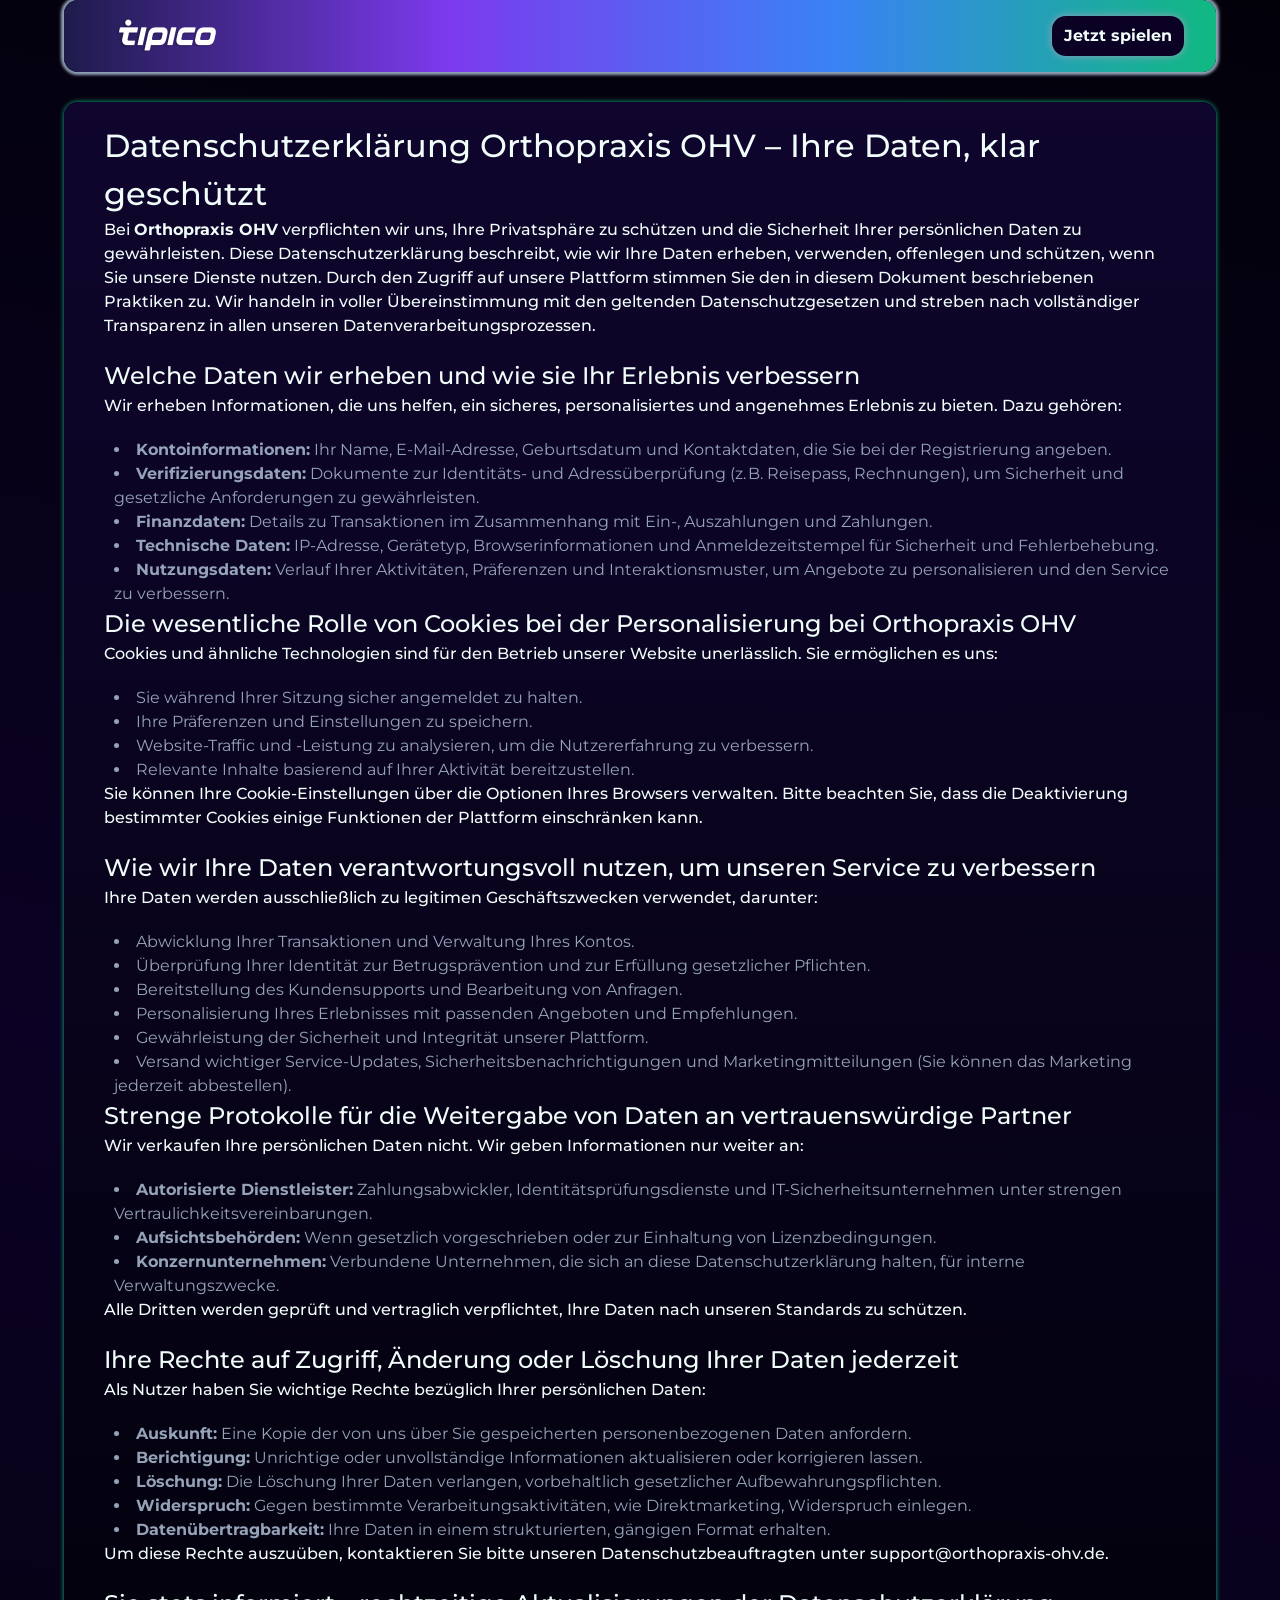
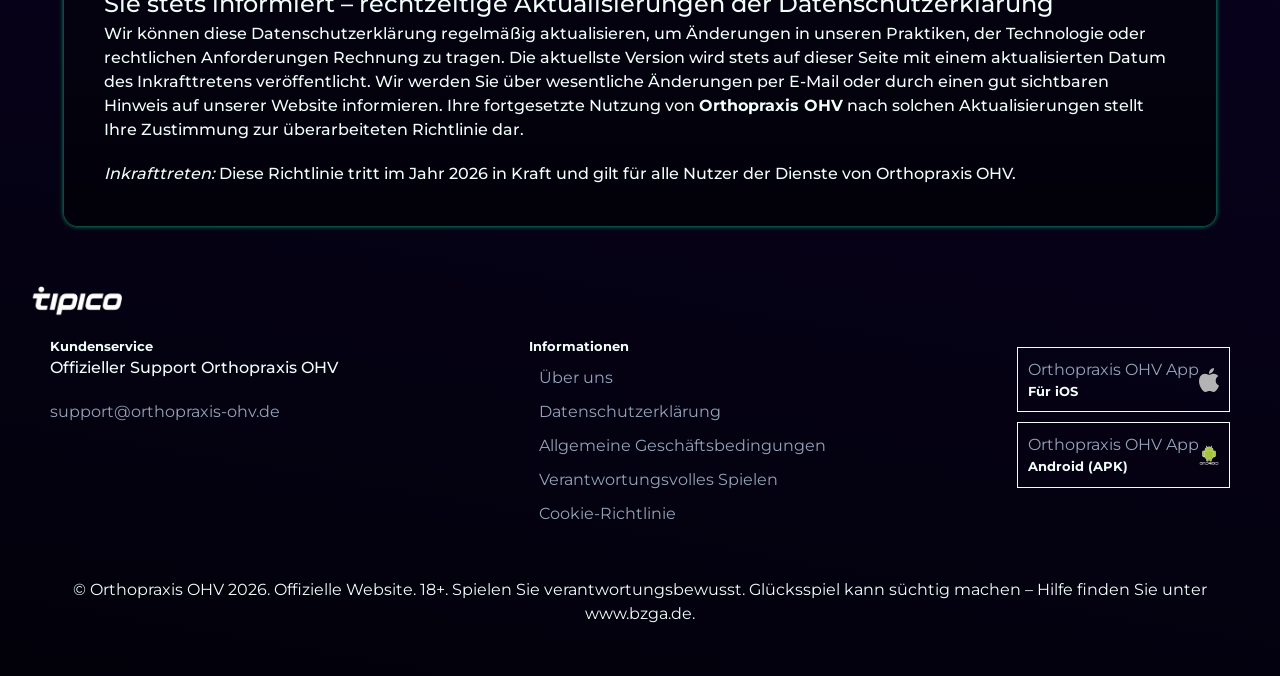
<file: privacy-policy/index.html>
<!DOCTYPE html>
<html lang="de">

<head>
    <meta charset="UTF-8">
    <meta name="viewport" content="width=device-width,initial-scale=1">
    <link rel="stylesheet" href="/style.css">
    <link rel="shortcut icon" href="/favicon.ico" type="image/x-icon">
    <title>Orthopraxis OHV – Unser Engagement für Datentransparenz</title>
    <meta name="description"
        content="Orthopraxis OHV garantiert vollständige Transparenz bei der Datenverarbeitung. Erfahren Sie, wie wir Ihre Daten sicher erfassen, schützen und nutzen, um Ihr Erlebnis persönlicher zu gestalten.">
    <meta name="robots" content="index, follow">
    <link rel="canonical" href="https://www.orthopraxis-ohv.de/privacy-policy/">

    <meta property="og:title" content="Orthopraxis OHV – Unser Engagement für Datentransparenz">
    <meta property="og:description"
        content="Orthopraxis OHV garantiert vollständige Transparenz bei der Datenverarbeitung. Erfahren Sie, wie wir Ihre Daten sicher erfassen, schützen und nutzen, um Ihr Erlebnis persönlicher zu gestalten.">
    <meta property="og:type" content="website">
    <meta property="og:url" content="https://www.orthopraxis-ohv.de/privacy-policy/">
    <meta property="og:image" content="https://www.orthopraxis-ohv.de/img/logo.webp">
    <meta name="twitter:card" content="summary_large_image">
    <meta name="twitter:title" content="Orthopraxis OHV – Unser Engagement für Datentransparenz">
    <meta name="twitter:description"
        content="Orthopraxis OHV garantiert vollständige Transparenz bei der Datenverarbeitung. Erfahren Sie, wie wir Ihre Daten sicher erfassen, schützen und nutzen, um Ihr Erlebnis persönlicher zu gestalten.">
    <meta name="twitter:image" content="https://www.orthopraxis-ohv.de/img/logo.webp">
</head>

<body>
    <header>
        <a href="/">
            <img src="/img/logo.webp" alt="Orthopraxis OHV Logo" width="100" height="50" class="h-logo" />
        </a>
        <a href="/play/" rel="nofollow" class="red-btn">Jetzt spielen</a>
    </header>

    <main>
        <div class="main-container">
            <h1>Datenschutzerklärung Orthopraxis OHV – Ihre Daten, klar geschützt</h1>
            <p class="txt">
                Bei <strong>Orthopraxis OHV</strong> verpflichten wir uns, Ihre Privatsphäre zu schützen und die
                Sicherheit Ihrer persönlichen Daten zu gewährleisten. Diese Datenschutzerklärung beschreibt, wie wir
                Ihre Daten erheben, verwenden, offenlegen und schützen, wenn Sie unsere Dienste nutzen. Durch den
                Zugriff auf unsere Plattform stimmen Sie den in diesem Dokument beschriebenen Praktiken zu. Wir handeln
                in voller Übereinstimmung mit den geltenden Datenschutzgesetzen und streben nach vollständiger
                Transparenz in allen unseren Datenverarbeitungsprozessen.
            </p>

            <h2>Welche Daten wir erheben und wie sie Ihr Erlebnis verbessern</h2>
            <p class="txt">
                Wir erheben Informationen, die uns helfen, ein sicheres, personalisiertes und angenehmes Erlebnis zu
                bieten. Dazu gehören:
            </p>
            <ul>
                <li><strong>Kontoinformationen:</strong> Ihr Name, E-Mail-Adresse, Geburtsdatum und Kontaktdaten, die
                    Sie bei der Registrierung angeben.</li>
                <li><strong>Verifizierungsdaten:</strong> Dokumente zur Identitäts- und Adressüberprüfung (z. B.
                    Reisepass, Rechnungen), um Sicherheit und gesetzliche Anforderungen zu gewährleisten.</li>
                <li><strong>Finanzdaten:</strong> Details zu Transaktionen im Zusammenhang mit Ein‑, Auszahlungen und
                    Zahlungen.</li>
                <li><strong>Technische Daten:</strong> IP-Adresse, Gerätetyp, Browserinformationen und
                    Anmeldezeitstempel für Sicherheit und Fehlerbehebung.</li>
                <li><strong>Nutzungsdaten:</strong> Verlauf Ihrer Aktivitäten, Präferenzen und Interaktionsmuster, um
                    Angebote zu personalisieren und den Service zu verbessern.</li>
            </ul>

            <h2>Die wesentliche Rolle von Cookies bei der Personalisierung bei Orthopraxis OHV</h2>
            <p class="txt">
                Cookies und ähnliche Technologien sind für den Betrieb unserer Website unerlässlich. Sie ermöglichen es
                uns:
            </p>
            <ul>
                <li>Sie während Ihrer Sitzung sicher angemeldet zu halten.</li>
                <li>Ihre Präferenzen und Einstellungen zu speichern.</li>
                <li>Website-Traffic und -Leistung zu analysieren, um die Nutzererfahrung zu verbessern.</li>
                <li>Relevante Inhalte basierend auf Ihrer Aktivität bereitzustellen.</li>
            </ul>
            <p class="txt">
                Sie können Ihre Cookie-Einstellungen über die Optionen Ihres Browsers verwalten. Bitte beachten Sie,
                dass die Deaktivierung bestimmter Cookies einige Funktionen der Plattform einschränken kann.
            </p>

            <h2>Wie wir Ihre Daten verantwortungsvoll nutzen, um unseren Service zu verbessern</h2>
            <p class="txt">
                Ihre Daten werden ausschließlich zu legitimen Geschäftszwecken verwendet, darunter:
            </p>
            <ul>
                <li>Abwicklung Ihrer Transaktionen und Verwaltung Ihres Kontos.</li>
                <li>Überprüfung Ihrer Identität zur Betrugsprävention und zur Erfüllung gesetzlicher Pflichten.</li>
                <li>Bereitstellung des Kundensupports und Bearbeitung von Anfragen.</li>
                <li>Personalisierung Ihres Erlebnisses mit passenden Angeboten und Empfehlungen.</li>
                <li>Gewährleistung der Sicherheit und Integrität unserer Plattform.</li>
                <li>Versand wichtiger Service-Updates, Sicherheitsbenachrichtigungen und Marketingmitteilungen (Sie
                    können das Marketing jederzeit abbestellen).</li>
            </ul>

            <h2>Strenge Protokolle für die Weitergabe von Daten an vertrauenswürdige Partner</h2>
            <p class="txt">
                Wir verkaufen Ihre persönlichen Daten nicht. Wir geben Informationen nur weiter an:
            </p>
            <ul>
                <li><strong>Autorisierte Dienstleister:</strong> Zahlungsabwickler, Identitätsprüfungsdienste und
                    IT-Sicherheitsunternehmen unter strengen Vertraulichkeitsvereinbarungen.</li>
                <li><strong>Aufsichtsbehörden:</strong> Wenn gesetzlich vorgeschrieben oder zur Einhaltung von
                    Lizenzbedingungen.</li>
                <li><strong>Konzernunternehmen:</strong> Verbundene Unternehmen, die sich an diese
                    Datenschutzerklärung halten, für interne Verwaltungszwecke.</li>
            </ul>
            <p class="txt">
                Alle Dritten werden geprüft und vertraglich verpflichtet, Ihre Daten nach unseren Standards zu schützen.
            </p>

            <h2>Ihre Rechte auf Zugriff, Änderung oder Löschung Ihrer Daten jederzeit</h2>
            <p class="txt">
                Als Nutzer haben Sie wichtige Rechte bezüglich Ihrer persönlichen Daten:
            </p>
            <ul>
                <li><strong>Auskunft:</strong> Eine Kopie der von uns über Sie gespeicherten personenbezogenen Daten
                    anfordern.</li>
                <li><strong>Berichtigung:</strong> Unrichtige oder unvollständige Informationen aktualisieren oder
                    korrigieren lassen.</li>
                <li><strong>Löschung:</strong> Die Löschung Ihrer Daten verlangen, vorbehaltlich gesetzlicher
                    Aufbewahrungspflichten.</li>
                <li><strong>Widerspruch:</strong> Gegen bestimmte Verarbeitungsaktivitäten, wie Direktmarketing,
                    Widerspruch einlegen.</li>
                <li><strong>Datenübertragbarkeit:</strong> Ihre Daten in einem strukturierten, gängigen Format
                    erhalten.</li>
            </ul>
            <p class="txt">
                Um diese Rechte auszuüben, kontaktieren Sie bitte unseren Datenschutzbeauftragten unter <a
                    href="mailto:support@orthopraxis-ohv.de">support@orthopraxis-ohv.de</a>.
            </p>

            <h2>Sie stets informiert – rechtzeitige Aktualisierungen der Datenschutzerklärung</h2>
            <p class="txt">
                Wir können diese Datenschutzerklärung regelmäßig aktualisieren, um Änderungen in unseren Praktiken, der
                Technologie oder rechtlichen Anforderungen Rechnung zu tragen. Die aktuellste Version wird stets auf
                dieser Seite mit einem aktualisierten Datum des Inkrafttretens veröffentlicht. Wir werden Sie über
                wesentliche Änderungen per E-Mail oder durch einen gut sichtbaren Hinweis auf unserer Website
                informieren. Ihre fortgesetzte Nutzung von <strong>Orthopraxis OHV</strong> nach solchen
                Aktualisierungen
                stellt Ihre Zustimmung zur überarbeiteten Richtlinie dar.
            </p>
            <p class="txt">
                <em>Inkrafttreten:</em> Diese Richtlinie tritt im Jahr 2026 in Kraft und gilt für alle Nutzer der
                Dienste von Orthopraxis OHV.
            </p>
        </div>
    </main>

    <footer>
        <div class="f-logo">
            <a href="/play/" rel="nofollow">
                <img src="/img/logo.webp" alt="Orthopraxis OHV" width="100" height="50" />
            </a>
            <hr />
        </div>

        <div class="f-info">
            <div>
                <p class="f-txt">Kundenservice</p>
                <p class="txt">Offizieller Support Orthopraxis OHV</p>
                <a href="mailto:support@orthopraxis-ohv.de">support@orthopraxis-ohv.de</a>
            </div>

            <div>
                <p class="f-txt">Informationen</p>
                <ul class="list">
                    <li><a href="/about-us/">Über uns</a></li>
                    <li><a href="/privacy-policy/">Datenschutzerklärung</a></li>
                    <li><a href="/terms-and-conditions/">Allgemeine Geschäftsbedingungen</a></li>
                    <li><a href="/responsible-gambling/">Verantwortungsvolles Spielen</a></li>
                    <li><a href="/cookie-policy/">Cookie-Richtlinie</a></li>
                </ul>
            </div>

            <div>
                <a class="ios" href="/play/" rel="nofollow">
                    <div>
                        <p>Orthopraxis OHV App</p>
                        <p class="f-txt">Für iOS</p>
                    </div>
                    <img src="/img/Apple_logo_grey.svg" alt="Apple Logo" width="20" height="20" />
                </a>

                <a class="ios" href="/play/" rel="nofollow">
                    <div>
                        <p>Orthopraxis OHV App</p>
                        <p class="f-txt">Android (APK)</p>
                    </div>
                    <img src="/img/Android_robot.svg.webp" alt="Android Logo" width="20" height="20" />
                </a>
            </div>
        </div>

        <hr />

        <p class="txt-f">
            © Orthopraxis OHV 2026. Offizielle Website. 18+. Spielen Sie verantwortungsbewusst. Glücksspiel kann
            süchtig machen – Hilfe finden Sie unter www.bzga.de.
        </p>
    </footer>
</body>

</html>
</file>
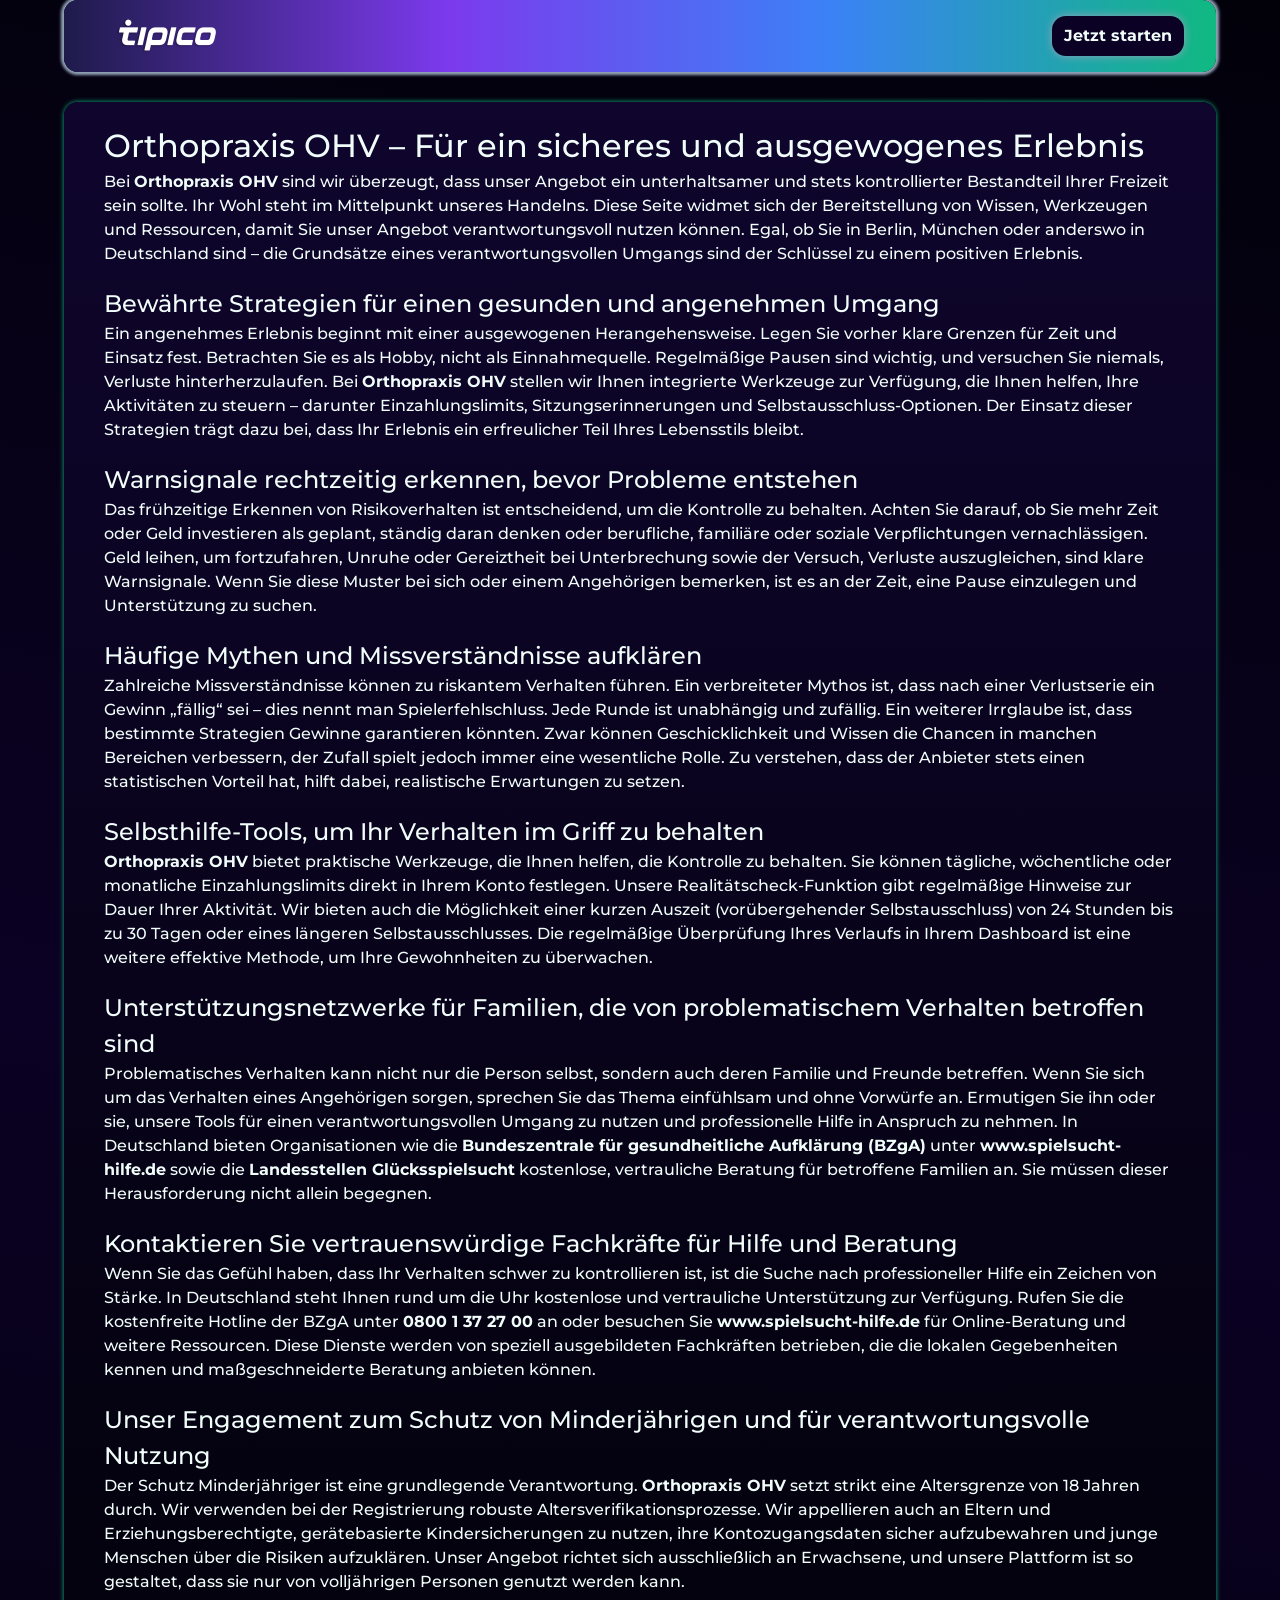
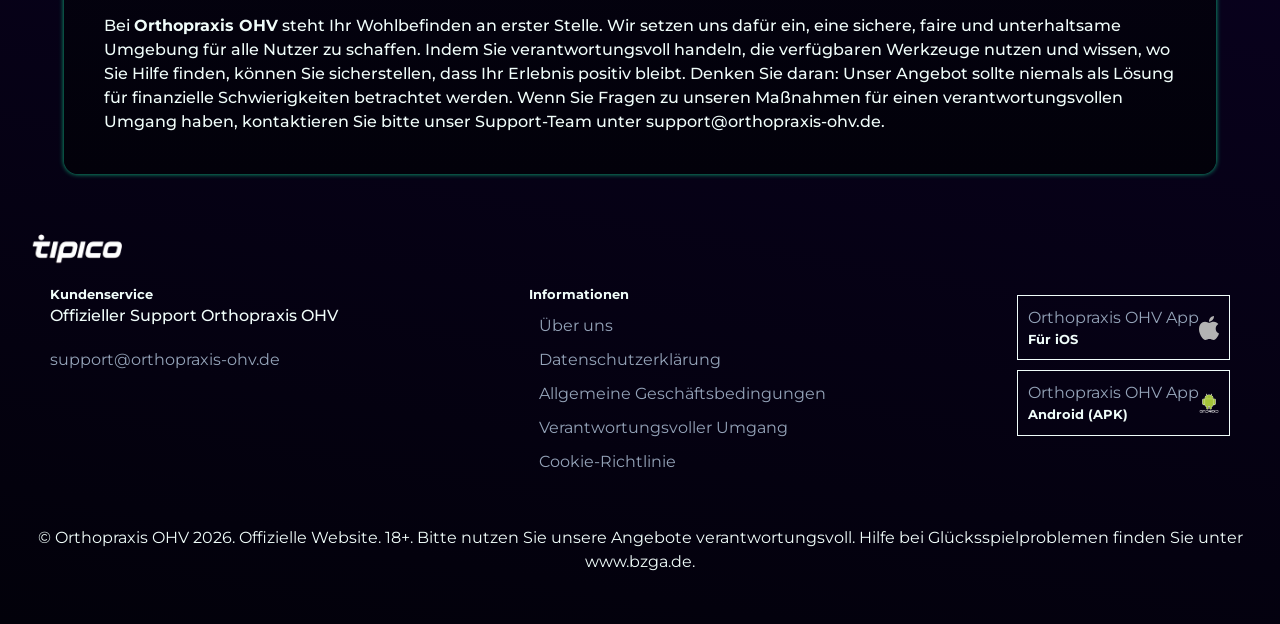
<file: responsible-gambling/index.html>
<!DOCTYPE html>
<html lang="de">

<head>
    <meta charset="UTF-8">
    <meta name="viewport" content="width=device-width,initial-scale=1">
    <link rel="stylesheet" href="/style.css">
    <link rel="shortcut icon" href="/favicon.ico" type="image/x-icon">
    <title>Verantwortungsvoller Umgang mit Orthopraxis OHV – Sicher genießen</title>
    <meta name="description"
        content="Orthopraxis OHV hilft Ihnen, bewusst zu spielen und die Kontrolle zu behalten. Lernen Sie, Risikoverhalten zu erkennen, nutzen Sie Selbstmanagement-Tools und finden Sie professionelle Hilfe für ein sicheres Erlebnis.">
    <meta name="robots" content="index, follow">
    <link rel="canonical" href="https://www.orthopraxis-ohv.de/responsible-gambling/">

    <meta property="og:title" content="Verantwortungsvoller Umgang mit Orthopraxis OHV – Sicher genießen">
    <meta property="og:description"
        content="Orthopraxis OHV hilft Ihnen, bewusst zu spielen und die Kontrolle zu behalten. Lernen Sie, Risikoverhalten zu erkennen, nutzen Sie Selbstmanagement-Tools und finden Sie professionelle Hilfe für ein sicheres Erlebnis.">
    <meta property="og:type" content="website">
    <meta property="og:url" content="https://www.orthopraxis-ohv.de/responsible-gambling/">
    <meta property="og:image" content="https://www.orthopraxis-ohv.de/img/logo.webp">
    <meta name="twitter:card" content="summary_large_image">
    <meta name="twitter:title" content="Verantwortungsvoller Umgang mit Orthopraxis OHV – Sicher genießen">
    <meta name="twitter:description"
        content="Orthopraxis OHV hilft Ihnen, bewusst zu spielen und die Kontrolle zu behalten. Lernen Sie, Risikoverhalten zu erkennen, nutzen Sie Selbstmanagement-Tools und finden Sie professionelle Hilfe für ein sicheres Erlebnis.">
    <meta name="twitter:image" content="https://www.orthopraxis-ohv.de/img/logo.webp">
</head>

<body>
    <header>
        <a href="/">
            <img src="/img/logo.webp" alt="Orthopraxis OHV Logo" width="100" height="50" class="h-logo" />
        </a>
        <a href="/play/" rel="nofollow" class="red-btn">Jetzt starten</a>
    </header>

    <main>
        <div class="main-container">
            <h1>Orthopraxis OHV – Für ein sicheres und ausgewogenes Erlebnis</h1>
            <p class="txt">
                Bei <strong>Orthopraxis OHV</strong> sind wir überzeugt, dass unser Angebot ein unterhaltsamer und stets
                kontrollierter Bestandteil Ihrer Freizeit sein sollte. Ihr Wohl steht im Mittelpunkt unseres Handelns.
                Diese Seite widmet sich der Bereitstellung von Wissen, Werkzeugen und Ressourcen, damit Sie unser
                Angebot verantwortungsvoll nutzen können. Egal, ob Sie in Berlin, München oder anderswo in Deutschland
                sind – die Grundsätze eines verantwortungsvollen Umgangs sind der Schlüssel zu einem positiven Erlebnis.
            </p>

            <h2>Bewährte Strategien für einen gesunden und angenehmen Umgang</h2>
            <p class="txt">
                Ein angenehmes Erlebnis beginnt mit einer ausgewogenen Herangehensweise. Legen Sie vorher klare Grenzen
                für Zeit und Einsatz fest. Betrachten Sie es als Hobby, nicht als Einnahmequelle. Regelmäßige Pausen
                sind wichtig, und versuchen Sie niemals, Verluste hinterherzulaufen. Bei
                <strong>Orthopraxis OHV</strong> stellen wir Ihnen integrierte Werkzeuge zur Verfügung, die Ihnen
                helfen,
                Ihre Aktivitäten zu steuern – darunter Einzahlungslimits, Sitzungserinnerungen und
                Selbstausschluss-Optionen. Der Einsatz dieser Strategien trägt dazu bei, dass Ihr Erlebnis ein
                erfreulicher Teil Ihres Lebensstils bleibt.
            </p>

            <h2>Warnsignale rechtzeitig erkennen, bevor Probleme entstehen</h2>
            <p class="txt">
                Das frühzeitige Erkennen von Risikoverhalten ist entscheidend, um die Kontrolle zu behalten. Achten Sie
                darauf, ob Sie mehr Zeit oder Geld investieren als geplant, ständig daran denken oder berufliche,
                familiäre oder soziale Verpflichtungen vernachlässigen. Geld leihen, um fortzufahren, Unruhe oder
                Gereiztheit bei Unterbrechung sowie der Versuch, Verluste auszugleichen, sind klare Warnsignale. Wenn
                Sie diese Muster bei sich oder einem Angehörigen bemerken, ist es an der Zeit, eine Pause einzulegen
                und Unterstützung zu suchen.
            </p>

            <h2>Häufige Mythen und Missverständnisse aufklären</h2>
            <p class="txt">
                Zahlreiche Missverständnisse können zu riskantem Verhalten führen. Ein verbreiteter Mythos ist, dass
                nach einer Verlustserie ein Gewinn „fällig“ sei – dies nennt man Spielerfehlschluss. Jede Runde ist
                unabhängig und zufällig. Ein weiterer Irrglaube ist, dass bestimmte Strategien Gewinne garantieren
                könnten. Zwar können Geschicklichkeit und Wissen die Chancen in manchen Bereichen verbessern, der
                Zufall spielt jedoch immer eine wesentliche Rolle. Zu verstehen, dass der Anbieter stets einen
                statistischen Vorteil hat, hilft dabei, realistische Erwartungen zu setzen.
            </p>

            <h2>Selbsthilfe-Tools, um Ihr Verhalten im Griff zu behalten</h2>
            <p class="txt">
                <strong>Orthopraxis OHV</strong> bietet praktische Werkzeuge, die Ihnen helfen, die Kontrolle zu
                behalten. Sie können tägliche, wöchentliche oder monatliche Einzahlungslimits direkt in Ihrem Konto
                festlegen. Unsere Realitätscheck-Funktion gibt regelmäßige Hinweise zur Dauer Ihrer Aktivität. Wir
                bieten auch die Möglichkeit einer kurzen Auszeit (vorübergehender Selbstausschluss) von 24 Stunden bis
                zu 30 Tagen oder eines längeren Selbstausschlusses. Die regelmäßige Überprüfung Ihres Verlaufs in Ihrem
                Dashboard ist eine weitere effektive Methode, um Ihre Gewohnheiten zu überwachen.
            </p>

            <h2>Unterstützungsnetzwerke für Familien, die von problematischem Verhalten betroffen sind</h2>
            <p class="txt">
                Problematisches Verhalten kann nicht nur die Person selbst, sondern auch deren Familie und Freunde
                betreffen. Wenn Sie sich um das Verhalten eines Angehörigen sorgen, sprechen Sie das Thema einfühlsam
                und ohne Vorwürfe an. Ermutigen Sie ihn oder sie, unsere Tools für einen verantwortungsvollen Umgang zu
                nutzen und professionelle Hilfe in Anspruch zu nehmen. In Deutschland bieten Organisationen wie die
                <strong>Bundeszentrale für gesundheitliche Aufklärung (BZgA)</strong> unter
                <strong>www.spielsucht-hilfe.de</strong> sowie die <strong>Landesstellen Glücksspielsucht</strong>
                kostenlose, vertrauliche Beratung für betroffene Familien an. Sie müssen dieser Herausforderung nicht
                allein begegnen.
            </p>

            <h2>Kontaktieren Sie vertrauenswürdige Fachkräfte für Hilfe und Beratung</h2>
            <p class="txt">
                Wenn Sie das Gefühl haben, dass Ihr Verhalten schwer zu kontrollieren ist, ist die Suche nach
                professioneller Hilfe ein Zeichen von Stärke. In Deutschland steht Ihnen rund um die Uhr kostenlose und
                vertrauliche Unterstützung zur Verfügung. Rufen Sie die kostenfreite Hotline der BZgA unter
                <strong>0800 1 37 27 00</strong> an oder besuchen Sie <strong>www.spielsucht-hilfe.de</strong> für
                Online-Beratung und weitere Ressourcen. Diese Dienste werden von speziell ausgebildeten Fachkräften
                betrieben, die die lokalen Gegebenheiten kennen und maßgeschneiderte Beratung anbieten können.
            </p>

            <h2>Unser Engagement zum Schutz von Minderjährigen und für verantwortungsvolle Nutzung</h2>
            <p class="txt">
                Der Schutz Minderjähriger ist eine grundlegende Verantwortung. <strong>Orthopraxis OHV</strong> setzt
                strikt eine Altersgrenze von 18 Jahren durch. Wir verwenden bei der Registrierung robuste
                Altersverifikationsprozesse. Wir appellieren auch an Eltern und Erziehungsberechtigte,
                gerätebasierte Kindersicherungen zu nutzen, ihre Kontozugangsdaten sicher aufzubewahren und junge
                Menschen über die Risiken aufzuklären. Unser Angebot richtet sich ausschließlich an Erwachsene, und
                unsere Plattform ist so gestaltet, dass sie nur von volljährigen Personen genutzt werden kann.
            </p>

            <p class="txt">
                Bei <strong>Orthopraxis OHV</strong> steht Ihr Wohlbefinden an erster Stelle. Wir setzen uns dafür ein,
                eine sichere, faire und unterhaltsame Umgebung für alle Nutzer zu schaffen. Indem Sie verantwortungsvoll
                handeln, die verfügbaren Werkzeuge nutzen und wissen, wo Sie Hilfe finden, können Sie sicherstellen,
                dass Ihr Erlebnis positiv bleibt. Denken Sie daran: Unser Angebot sollte niemals als Lösung für
                finanzielle Schwierigkeiten betrachtet werden. Wenn Sie Fragen zu unseren Maßnahmen für einen
                verantwortungsvollen Umgang haben, kontaktieren Sie bitte unser Support-Team unter
                <a href="mailto:support@orthopraxis-ohv.de">support@orthopraxis-ohv.de</a>.
            </p>
        </div>
    </main>

    <footer>
        <div class="f-logo">
            <a href="/play/" rel="nofollow">
                <img src="/img/logo.webp" alt="Orthopraxis OHV" width="100" height="50" />
            </a>
            <hr />
        </div>

        <div class="f-info">
            <div>
                <p class="f-txt">Kundenservice</p>
                <p class="txt">Offizieller Support Orthopraxis OHV</p>
                <a href="mailto:support@orthopraxis-ohv.de">support@orthopraxis-ohv.de</a>
            </div>

            <div>
                <p class="f-txt">Informationen</p>
                <ul class="list">
                    <li><a href="/about-us/">Über uns</a></li>
                    <li><a href="/privacy-policy/">Datenschutzerklärung</a></li>
                    <li><a href="/terms-and-conditions/">Allgemeine Geschäftsbedingungen</a></li>
                    <li><a href="/responsible-gambling/">Verantwortungsvoller Umgang</a></li>
                    <li><a href="/cookie-policy/">Cookie-Richtlinie</a></li>
                </ul>
            </div>

            <div>
                <a class="ios" href="/play/" rel="nofollow">
                    <div>
                        <p>Orthopraxis OHV App</p>
                        <p class="f-txt">Für iOS</p>
                    </div>
                    <img src="/img/Apple_logo_grey.svg" alt="Apple Logo" width="20" height="20" />
                </a>

                <a class="ios" href="/play/" rel="nofollow">
                    <div>
                        <p>Orthopraxis OHV App</p>
                        <p class="f-txt">Android (APK)</p>
                    </div>
                    <img src="/img/Android_robot.svg.webp" alt="Android Logo" width="20" height="20" />
                </a>
            </div>
        </div>

        <hr />

        <p class="txt-f">
            © Orthopraxis OHV 2026. Offizielle Website. 18+. Bitte nutzen Sie unsere Angebote verantwortungsvoll.
            Hilfe bei Glücksspielproblemen finden Sie unter www.bzga.de.
        </p>
    </footer>
</body>

</html>
</file>
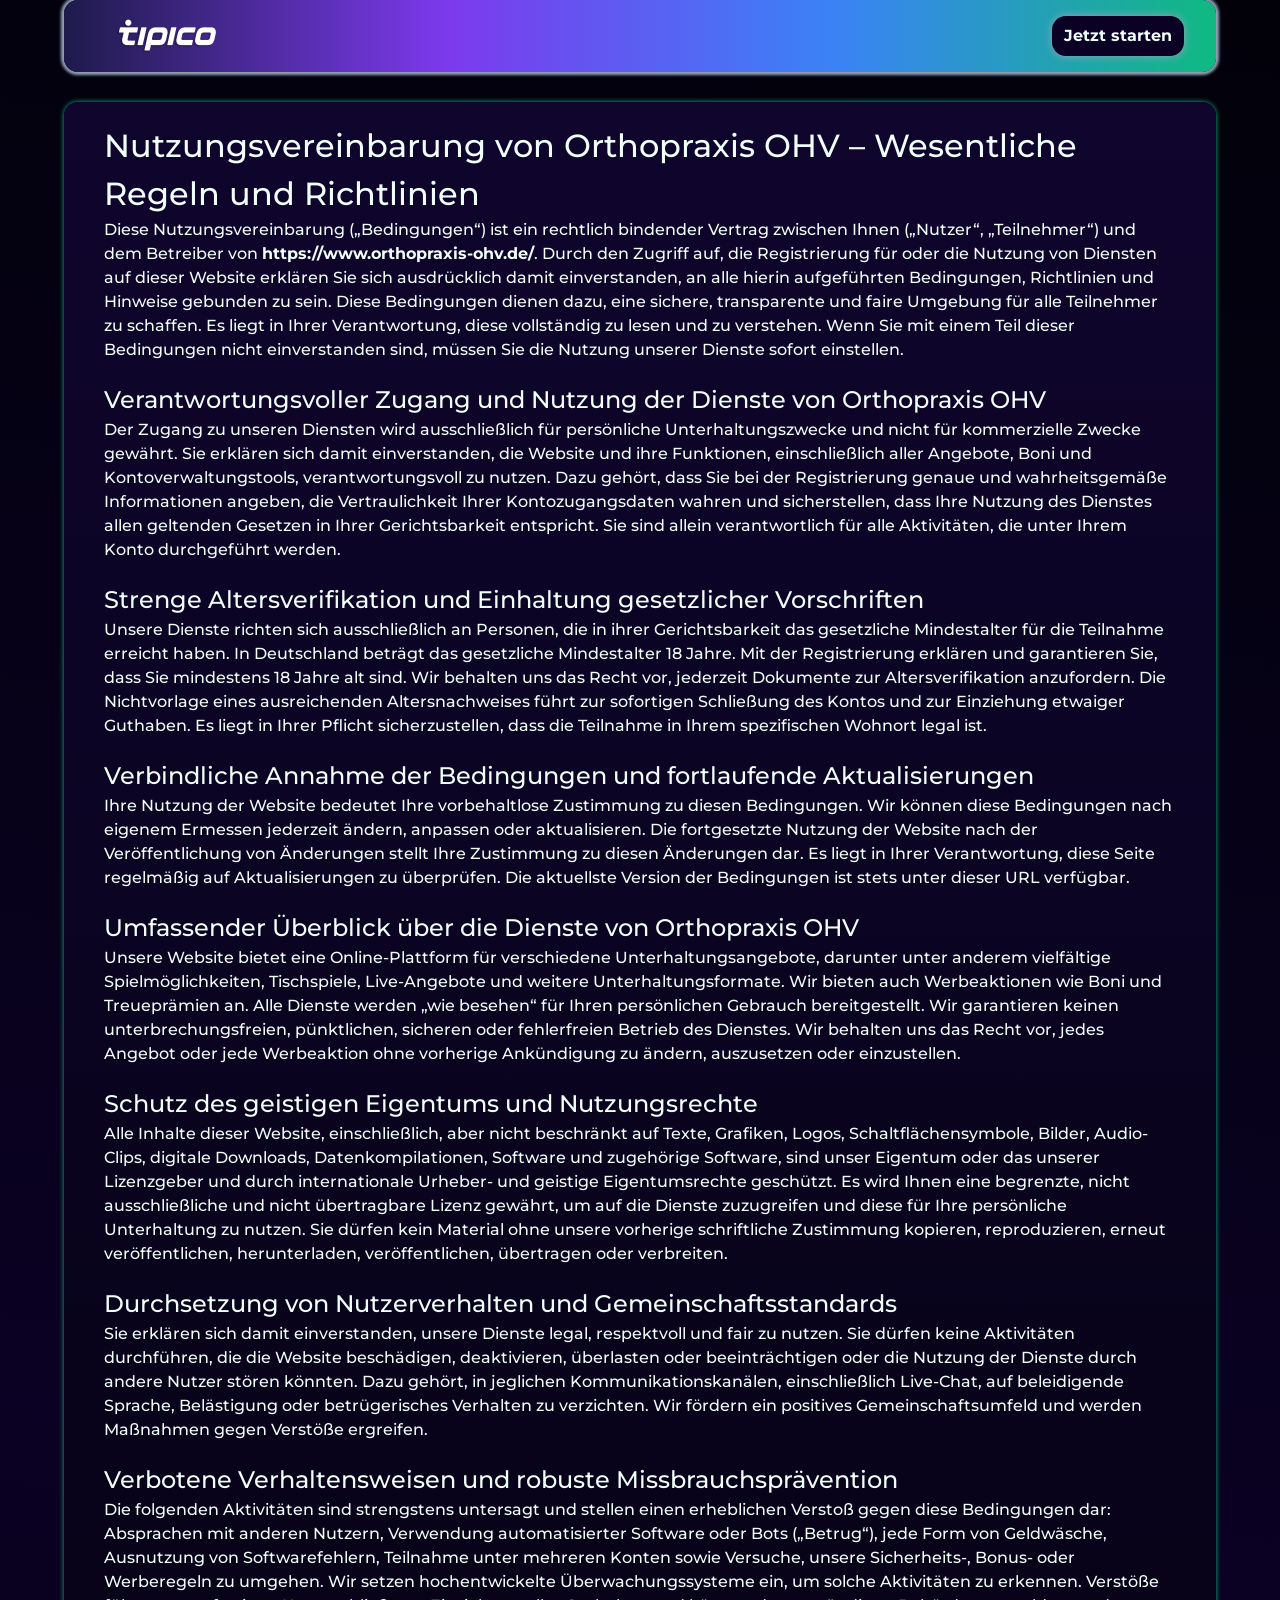
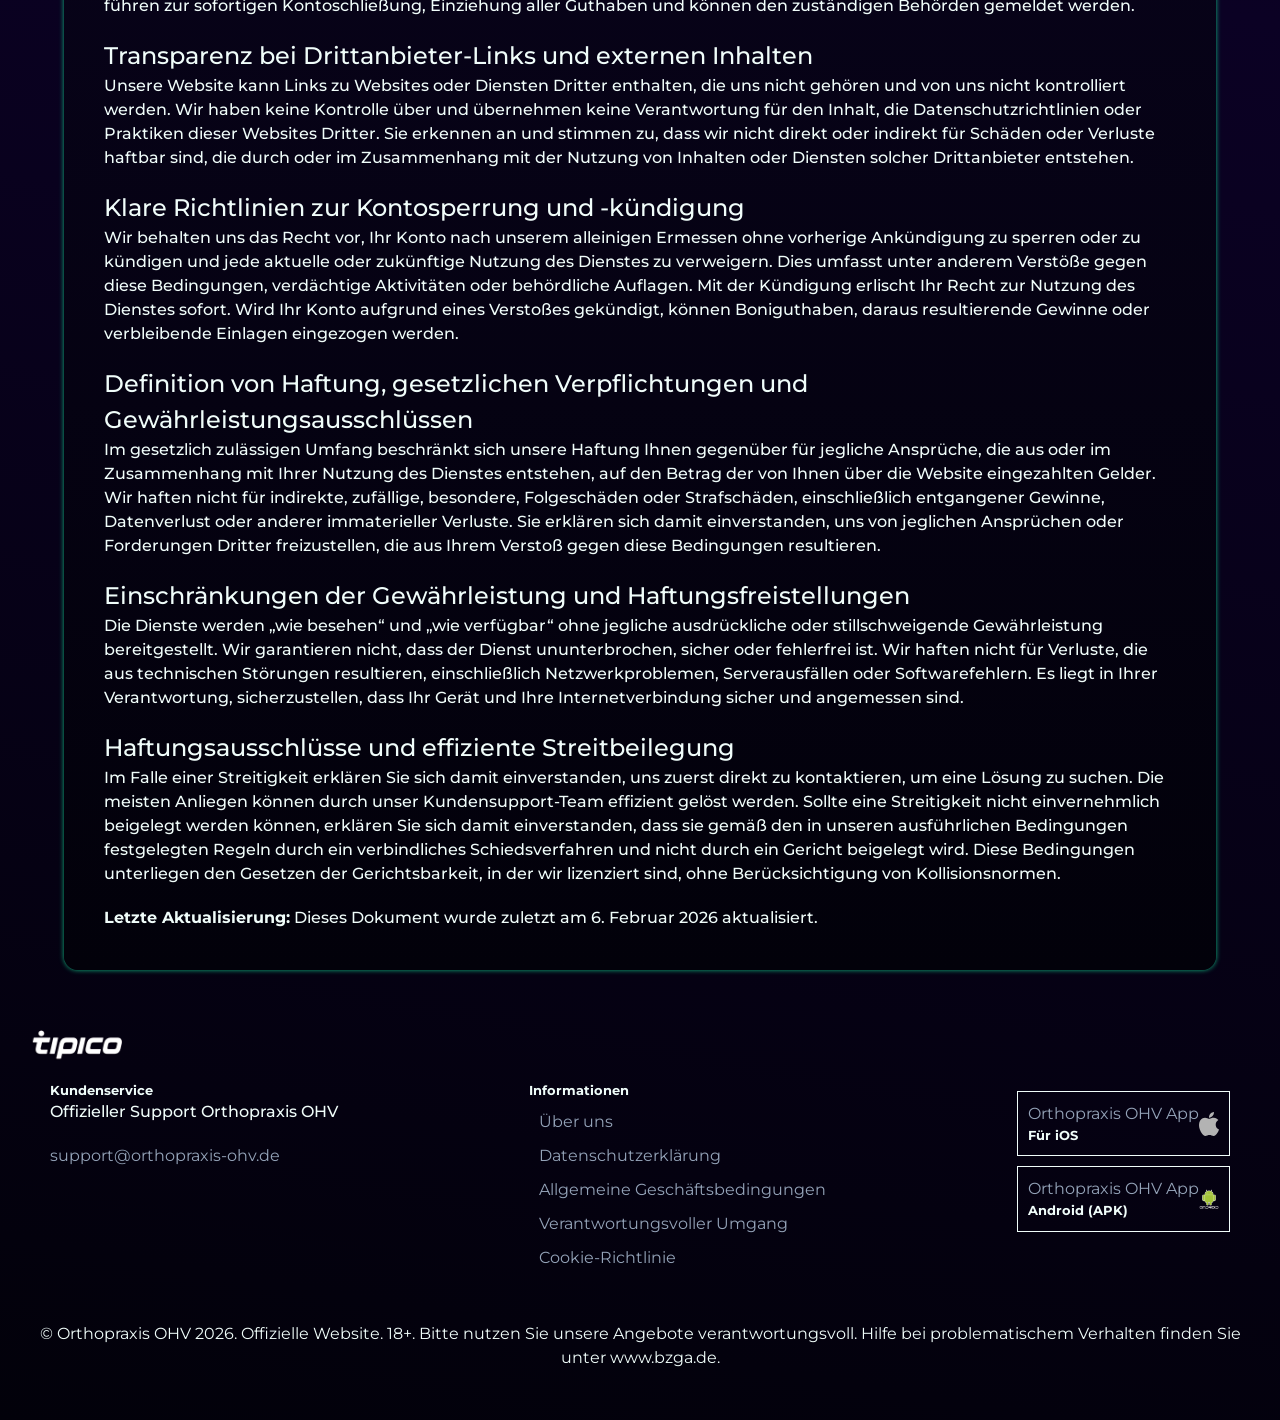
<file: terms-and-conditions/index.html>
<!DOCTYPE html>
<html lang="de">

<head>
    <meta charset="UTF-8">
    <meta name="viewport" content="width=device-width,initial-scale=1">
    <link rel="stylesheet" href="/style.css">
    <link rel="shortcut icon" href="/favicon.ico" type="image/x-icon">
    <title>Nutzungsvereinbarung und Verantwortung des Nutzers – Orthopraxis OHV</title>
    <meta name="description"
        content="Mit der Nutzung von Orthopraxis OHV erklären Sie sich mit klaren Bedingungen einverstanden, die Ihre Rechte schützen und ein sicheres, transparentes und faires Erlebnis gewährleisten.">
    <meta name="robots" content="index, follow">
    <link rel="canonical" href="https://www.orthopraxis-ohv.de/terms-and-conditions/">
</head>

<body>
    <header>
        <a href="/">
            <img src="/img/logo.webp" alt="Orthopraxis OHV Logo" width="100" height="50" class="h-logo" />
        </a>
        <a href="/play/" rel="nofollow" class="red-btn">Jetzt starten</a>
    </header>

    <main>
        <div class="main-container">
            <h1>Nutzungsvereinbarung von Orthopraxis OHV – Wesentliche Regeln und Richtlinien</h1>
            <p class="txt">
                Diese Nutzungsvereinbarung („Bedingungen“) ist ein rechtlich bindender Vertrag zwischen Ihnen
                („Nutzer“, „Teilnehmer“) und dem Betreiber von <strong>https://www.orthopraxis-ohv.de/</strong>. Durch
                den Zugriff auf, die Registrierung für oder die Nutzung von Diensten auf dieser Website erklären Sie
                sich ausdrücklich damit einverstanden, an alle hierin aufgeführten Bedingungen, Richtlinien und
                Hinweise gebunden zu sein. Diese Bedingungen dienen dazu, eine sichere, transparente und faire Umgebung
                für alle Teilnehmer zu schaffen. Es liegt in Ihrer Verantwortung, diese vollständig zu lesen und zu
                verstehen. Wenn Sie mit einem Teil dieser Bedingungen nicht einverstanden sind, müssen Sie die Nutzung
                unserer Dienste sofort einstellen.
            </p>

            <h2>Verantwortungsvoller Zugang und Nutzung der Dienste von Orthopraxis OHV</h2>
            <p class="txt">
                Der Zugang zu unseren Diensten wird ausschließlich für persönliche Unterhaltungszwecke und nicht für
                kommerzielle Zwecke gewährt. Sie erklären sich damit einverstanden, die Website und ihre Funktionen,
                einschließlich aller Angebote, Boni und Kontoverwaltungstools, verantwortungsvoll zu nutzen. Dazu
                gehört, dass Sie bei der Registrierung genaue und wahrheitsgemäße Informationen angeben, die
                Vertraulichkeit Ihrer Kontozugangsdaten wahren und sicherstellen, dass Ihre Nutzung des Dienstes allen
                geltenden Gesetzen in Ihrer Gerichtsbarkeit entspricht. Sie sind allein verantwortlich für alle
                Aktivitäten, die unter Ihrem Konto durchgeführt werden.
            </p>

            <h2>Strenge Altersverifikation und Einhaltung gesetzlicher Vorschriften</h2>
            <p class="txt">
                Unsere Dienste richten sich ausschließlich an Personen, die in ihrer Gerichtsbarkeit das gesetzliche
                Mindestalter für die Teilnahme erreicht haben. In Deutschland beträgt das gesetzliche Mindestalter 18
                Jahre. Mit der Registrierung erklären und garantieren Sie, dass Sie mindestens 18 Jahre alt sind. Wir
                behalten uns das Recht vor, jederzeit Dokumente zur Altersverifikation anzufordern. Die Nichtvorlage
                eines ausreichenden Altersnachweises führt zur sofortigen Schließung des Kontos und zur Einziehung
                etwaiger Guthaben. Es liegt in Ihrer Pflicht sicherzustellen, dass die Teilnahme in Ihrem spezifischen
                Wohnort legal ist.
            </p>

            <h2>Verbindliche Annahme der Bedingungen und fortlaufende Aktualisierungen</h2>
            <p class="txt">
                Ihre Nutzung der Website bedeutet Ihre vorbehaltlose Zustimmung zu diesen Bedingungen. Wir können diese
                Bedingungen nach eigenem Ermessen jederzeit ändern, anpassen oder aktualisieren. Die fortgesetzte
                Nutzung der Website nach der Veröffentlichung von Änderungen stellt Ihre Zustimmung zu diesen
                Änderungen dar. Es liegt in Ihrer Verantwortung, diese Seite regelmäßig auf Aktualisierungen zu
                überprüfen. Die aktuellste Version der Bedingungen ist stets unter dieser URL verfügbar.
            </p>

            <h2>Umfassender Überblick über die Dienste von Orthopraxis OHV</h2>
            <p class="txt">
                Unsere Website bietet eine Online-Plattform für verschiedene Unterhaltungsangebote, darunter unter
                anderem vielfältige Spielmöglichkeiten, Tischspiele, Live-Angebote und weitere
                Unterhaltungsformate. Wir bieten auch Werbeaktionen wie Boni und Treueprämien an. Alle Dienste werden
                „wie besehen“ für Ihren persönlichen Gebrauch bereitgestellt. Wir garantieren keinen
                unterbrechungsfreien, pünktlichen, sicheren oder fehlerfreien Betrieb des Dienstes. Wir behalten uns
                das Recht vor, jedes Angebot oder jede Werbeaktion ohne vorherige Ankündigung zu ändern, auszusetzen
                oder einzustellen.
            </p>

            <h2>Schutz des geistigen Eigentums und Nutzungsrechte</h2>
            <p class="txt">
                Alle Inhalte dieser Website, einschließlich, aber nicht beschränkt auf Texte, Grafiken, Logos,
                Schaltflächensymbole, Bilder, Audio-Clips, digitale Downloads, Datenkompilationen, Software und
                zugehörige Software, sind unser Eigentum oder das unserer Lizenzgeber und durch internationale Urheber-
                und geistige Eigentumsrechte geschützt. Es wird Ihnen eine begrenzte, nicht ausschließliche und nicht
                übertragbare Lizenz gewährt, um auf die Dienste zuzugreifen und diese für Ihre persönliche
                Unterhaltung zu nutzen. Sie dürfen kein Material ohne unsere vorherige schriftliche Zustimmung kopieren,
                reproduzieren, erneut veröffentlichen, herunterladen, veröffentlichen, übertragen oder verbreiten.
            </p>

            <h2>Durchsetzung von Nutzerverhalten und Gemeinschaftsstandards</h2>
            <p class="txt">
                Sie erklären sich damit einverstanden, unsere Dienste legal, respektvoll und fair zu nutzen. Sie dürfen
                keine Aktivitäten durchführen, die die Website beschädigen, deaktivieren, überlasten oder
                beeinträchtigen oder die Nutzung der Dienste durch andere Nutzer stören könnten. Dazu gehört, in
                jeglichen Kommunikationskanälen, einschließlich Live-Chat, auf beleidigende Sprache, Belästigung oder
                betrügerisches Verhalten zu verzichten. Wir fördern ein positives Gemeinschaftsumfeld und werden
                Maßnahmen gegen Verstöße ergreifen.
            </p>

            <h2>Verbotene Verhaltensweisen und robuste Missbrauchsprävention</h2>
            <p class="txt">
                Die folgenden Aktivitäten sind strengstens untersagt und stellen einen erheblichen Verstoß gegen diese
                Bedingungen dar: Absprachen mit anderen Nutzern, Verwendung automatisierter Software oder Bots
                („Betrug“), jede Form von Geldwäsche, Ausnutzung von Softwarefehlern, Teilnahme unter mehreren
                Konten sowie Versuche, unsere Sicherheits-, Bonus- oder Werberegeln zu umgehen. Wir setzen
                hochentwickelte Überwachungssysteme ein, um solche Aktivitäten zu erkennen. Verstöße führen zur
                sofortigen Kontoschließung, Einziehung aller Guthaben und können den zuständigen Behörden gemeldet
                werden.
            </p>

            <h2>Transparenz bei Drittanbieter-Links und externen Inhalten</h2>
            <p class="txt">
                Unsere Website kann Links zu Websites oder Diensten Dritter enthalten, die uns nicht gehören und von
                uns nicht kontrolliert werden. Wir haben keine Kontrolle über und übernehmen keine Verantwortung für
                den Inhalt, die Datenschutzrichtlinien oder Praktiken dieser Websites Dritter. Sie erkennen an und
                stimmen zu, dass wir nicht direkt oder indirekt für Schäden oder Verluste haftbar sind, die durch oder
                im Zusammenhang mit der Nutzung von Inhalten oder Diensten solcher Drittanbieter entstehen.
            </p>

            <h2>Klare Richtlinien zur Kontosperrung und -kündigung</h2>
            <p class="txt">
                Wir behalten uns das Recht vor, Ihr Konto nach unserem alleinigen Ermessen ohne vorherige Ankündigung
                zu sperren oder zu kündigen und jede aktuelle oder zukünftige Nutzung des Dienstes zu verweigern. Dies
                umfasst unter anderem Verstöße gegen diese Bedingungen, verdächtige Aktivitäten oder behördliche
                Auflagen. Mit der Kündigung erlischt Ihr Recht zur Nutzung des Dienstes sofort. Wird Ihr Konto
                aufgrund eines Verstoßes gekündigt, können Boniguthaben, daraus resultierende Gewinne oder
                verbleibende Einlagen eingezogen werden.
            </p>

            <h2>Definition von Haftung, gesetzlichen Verpflichtungen und Gewährleistungsausschlüssen</h2>
            <p class="txt">
                Im gesetzlich zulässigen Umfang beschränkt sich unsere Haftung Ihnen gegenüber für jegliche Ansprüche,
                die aus oder im Zusammenhang mit Ihrer Nutzung des Dienstes entstehen, auf den Betrag der von Ihnen
                über die Website eingezahlten Gelder. Wir haften nicht für indirekte, zufällige, besondere,
                Folgeschäden oder Strafschäden, einschließlich entgangener Gewinne, Datenverlust oder anderer
                immaterieller Verluste. Sie erklären sich damit einverstanden, uns von jeglichen Ansprüchen oder
                Forderungen Dritter freizustellen, die aus Ihrem Verstoß gegen diese Bedingungen resultieren.
            </p>

            <h2>Einschränkungen der Gewährleistung und Haftungsfreistellungen</h2>
            <p class="txt">
                Die Dienste werden „wie besehen“ und „wie verfügbar“ ohne jegliche ausdrückliche oder stillschweigende
                Gewährleistung bereitgestellt. Wir garantieren nicht, dass der Dienst ununterbrochen, sicher oder
                fehlerfrei ist. Wir haften nicht für Verluste, die aus technischen Störungen resultieren,
                einschließlich Netzwerkproblemen, Serverausfällen oder Softwarefehlern. Es liegt in Ihrer
                Verantwortung, sicherzustellen, dass Ihr Gerät und Ihre Internetverbindung sicher und angemessen sind.
            </p>

            <h2>Haftungsausschlüsse und effiziente Streitbeilegung</h2>
            <p class="txt">
                Im Falle einer Streitigkeit erklären Sie sich damit einverstanden, uns zuerst direkt zu kontaktieren,
                um eine Lösung zu suchen. Die meisten Anliegen können durch unser Kundensupport-Team effizient gelöst
                werden. Sollte eine Streitigkeit nicht einvernehmlich beigelegt werden können, erklären Sie sich
                damit einverstanden, dass sie gemäß den in unseren ausführlichen Bedingungen festgelegten Regeln durch
                ein verbindliches Schiedsverfahren und nicht durch ein Gericht beigelegt wird. Diese Bedingungen
                unterliegen den Gesetzen der Gerichtsbarkeit, in der wir lizenziert sind, ohne Berücksichtigung von
                Kollisionsnormen.
            </p>

            <p class="txt">
                <strong>Letzte Aktualisierung:</strong> Dieses Dokument wurde zuletzt am 6. Februar 2026 aktualisiert.
            </p>
        </div>
    </main>

    <footer>
        <div class="f-logo">
            <a href="/play/" rel="nofollow">
                <img src="/img/logo.webp" alt="Orthopraxis OHV" width="100" height="50" />
            </a>
            <hr />
        </div>

        <div class="f-info">
            <div>
                <p class="f-txt">Kundenservice</p>
                <p class="txt">Offizieller Support Orthopraxis OHV</p>
                <a href="mailto:support@orthopraxis-ohv.de">support@orthopraxis-ohv.de</a>
            </div>

            <div>
                <p class="f-txt">Informationen</p>
                <ul class="list">
                    <li><a href="/about-us/">Über uns</a></li>
                    <li><a href="/privacy-policy/">Datenschutzerklärung</a></li>
                    <li><a href="/terms-and-conditions/">Allgemeine Geschäftsbedingungen</a></li>
                    <li><a href="/responsible-gambling/">Verantwortungsvoller Umgang</a></li>
                    <li><a href="/cookie-policy/">Cookie-Richtlinie</a></li>
                </ul>
            </div>

            <div>
                <a class="ios" href="/play/" rel="nofollow">
                    <div>
                        <p>Orthopraxis OHV App</p>
                        <p class="f-txt">Für iOS</p>
                    </div>
                    <img src="/img/Apple_logo_grey.svg" alt="Apple Logo" width="20" height="20" />
                </a>

                <a class="ios" href="/play/" rel="nofollow">
                    <div>
                        <p>Orthopraxis OHV App</p>
                        <p class="f-txt">Android (APK)</p>
                    </div>
                    <img src="/img/Android_robot.svg.webp" alt="Android Logo" width="20" height="20" />
                </a>
            </div>
        </div>

        <hr />

        <p class="txt-f">
            © Orthopraxis OHV 2026. Offizielle Website. 18+. Bitte nutzen Sie unsere Angebote verantwortungsvoll.
            Hilfe bei problematischem Verhalten finden Sie unter www.bzga.de.
        </p>
    </footer>
</body>

</html>
</file>
<file: style.css>
@font-face {
	font-family: Montserrat;
	src: url('./font/Montserrat-Regular.ttf') format('truetype');
	font-weight: 400;
	font-style: normal;
}
@font-face {
	font-family: Montserrat;
	src: url('./font/Montserrat-Medium.ttf') format('truetype');
	font-weight: 500;
	font-style: normal;
}
@font-face {
	font-family: Montserrat;
	src: url('./font/Montserrat-Bold.ttf') format('truetype');
	font-weight: 700;
	font-style: normal;
}

:root {
	--background: linear-gradient(190deg, #02010a, #0b0124, #02010a);
	--header: linear-gradient(90deg, #1e1b4b, #7c3aed, #3b82f6, #10b981);
	--btn: linear-gradient(135deg, #6d28d9, #10b981);
	--container: linear-gradient(180deg, #0f052d, #02010a);
	--second-btn: linear-gradient(135deg, #1e1b4b, #030712);
	--border-radius: 14px;
	--white: #f0fdfa;
	--grey: #94a3b8;
	--dark: #010105;
	--dark-second: #0b0124;
	--shadow: rgba(16, 185, 129, 0.25);
	--ring: #10b981;
}

* {
	margin: 0;
	padding: 0;
	box-sizing: border-box;
	scroll-behavior: smooth;
	/* border: 1px solid red; */
}

ul,
ol {
	list-style-position: inside;
	padding-left: 10px;
}

a {
	text-decoration: none;
	color: inherit;
}

img,
video {
	max-width: 100%;
	height: auto;
	display: block;
}

button {
	all: unset;
	cursor: pointer;
	box-sizing: border-box;
}

input,
textarea,
button,
select {
	font: inherit;
	border: none;
	outline: none;
}

h1,
h2,
h3,
h4,
h5,
h6 {
	font-weight: 500;
	color: var(--white);
}

body {
	font-family: 'Montserrat', sans-serif;
	font-size: 1rem;
	line-height: 1.5;
	background: var(--background);
	color: var(--grey);
	box-sizing: border-box;
}

main {
	width: 90%;
	gap: 30px;
	margin: 30px auto;
}

.title {
	font-size: 1.5rem;
	font-weight: 700;
	color: var(--white);
	margin: 10px auto;
}

.txt {
	font-size: 1rem;
	font-weight: 500;
	color: var(--white);
	margin-bottom: 20px;
}
/* normilize end */

header {
	position: relative;
	display: flex;
	align-items: center;
	justify-content: space-between;
	width: 90%;
	margin: 0 auto;
	padding: 16px 32px;
	background: var(--header);
	box-shadow: 0 0 3px 3px var(--grey);
	border-radius: var(--border-radius);
	position: sticky;
	top: 0;
	z-index: 150;
	overflow: hidden;
}

.h-logo {
	margin-left: 20px;
	z-index: 150;
	border-radius: 5px;
}

.h-btn {
	display: flex;
	align-items: center;
	justify-content: space-between;
	width: 30%;
}

.inherit-btn {
	padding: 8px 12px;
	border: 2px solid var(--second-btn);
	font-size: 1rem;
	color: var(--white);
	font-weight: 700;
	transition: transform 0.5s ease;
}

.inherit-btn:hover {
	background: var(--second-btn);
	transform: scale(1.2);
}

.red-btn {
	position: relative;
	background: var(--dark-second);
	padding: 8px 12px;
	border-radius: var(--border-radius);
	box-shadow: 0 0 8px var(--grey);
	font-size: 1rem;
	color: var(--white);
	font-weight: 700;
	z-index: 1;
	transition: all 0.4s ease;
}

.red-btn:hover {
	transform: scale(0.95);
	box-shadow: 0 0 6px var(--ring);
}

.main-banner,
.small-banner {
	display: flex;
	align-items: stretch;
	justify-content: space-between;
	gap: 20px;
	margin: 30px auto;
}

.banner-container {
	background-image: url(./img/1.webp);
	background-repeat: no-repeat;
	background-position: 65%;
	background-size: cover;
	display: flex;
	flex-direction: column;
	align-items: center;
	justify-content: space-evenly;
	padding: 20px;
	width: 50%;
	height: 400px;
	gap: 10px;
}

.banner-container p {
	width: 70%;
	text-shadow: 0 0 5px #000;
	margin-bottom: 10px;
}

.title-box {
	text-shadow: 0 0 5px var(--ring);
	backdrop-filter: blur(1px);
	padding: 2px;
}

.title-box p {
	text-shadow: 0 0 10px var(--ring);
}

.info-box {
	margin: 20px auto;
	width: 80%;
	display: flex;
	flex-direction: column;
	align-items: center;
	justify-content: center;
}

.info-box img {
	width: 60%;
	height: auto;
	border-radius: 20px;
}

.info-txt {
	font-size: 1rem;
	font-weight: 400;
	color: var(--white);
	margin: 8px auto;
}

.btn-dep {
	position: relative;
	padding: 8px 16px;
	font-size: 1rem;
	background: var(--btn);
	color: var(--white);
	font-weight: 800;
	border: 3px solid var(--grey);
	border-radius: var(--border-radius);
	box-shadow:
		1px 1px 2px var(--btn),
		0 0 1em var(--btn),
		0 0 0.2em #fff;
	transition: transform 0.5s ease;
	overflow: hidden;
}

.btn-dep::before {
	content: '';
	position: absolute;
	top: 0;
	left: -150%;
	width: 50%;
	height: 100%;
	background: linear-gradient(90deg, transparent, rgba(255, 255, 255, 0.4), transparent);
	transform: skewX(-20deg);
	transition: none;
	animation: shine 8s infinite;
}

.btn-dep:hover {
	transform: scale(1.2);
	background: var(--white);
	color: var(--ring);
}

.btn-dep:active {
	background: var(--btn);
	box-shadow: 0 5px var(--header);
	transform: translateY(4px);
}

.banner-bonus-gift {
	background: red url(img/2.webp);
	padding: 20px;
	background-size: cover;
	background-repeat: no-repeat;
	width: 25%;
	display: flex;
	flex-direction: column;
	align-items: center;
	justify-content: space-between;
}

.banner-bonus-cash {
	background-image: url(img/3.webp);
	padding: 20px;
	background-size: cover;
	background-repeat: no-repeat;
	width: 25%;
	display: flex;
	flex-direction: column;
	align-items: center;
	justify-content: space-between;
}

@keyframes shine {
	0% {
		left: -150%;
	}
	20% {
		left: 150%;
	}
	100% {
		left: 150%;
	}
}

.sb-container {
	position: relative;
	display: flex;
	align-items: center;
	justify-content: space-between;
	padding: 20px;
	width: 100%;
	margin: 0 auto;
	background: var(--dark-second);
	box-shadow: 0 0 18px var(--ring);
	border-radius: 5%;
	corner-shape: bevel;
	transition: all 0.5s ease;
	overflow: hidden;
	z-index: 1;
}

.sb-container::before {
	content: '';
	position: absolute;
	inset: 0;
	background: var(--header);
	opacity: 0;
	transform: rotate(180deg);
	transition: opacity 0.6s ease;
	z-index: -1;
}

.sb-container:hover::before {
	opacity: 1;
}

.sb-container:hover {
	transform: scale(0.96);
	box-shadow:
		0 0 3px var(--dark),
		0 0 15px var(--border);
}

.sb-container:hover img {
	transform: rotate(10deg);
	transition: all 0.4s ease;
}

.sb-container .title {
	text-align: left;
	margin: 0;
}

.banner-container,
.banner-bonus-gift,
.banner-bonus-cash,
.main-container {
	border-radius: var(--border-radius);
	corner-shape: bevel;
}

.banner-container,
.banner-bonus-gift,
.banner-bonus-cash,
.main-container {
	background-color: var(--dark);
	transition: all 0.3s ease;
	box-shadow: 0 0 5px var(--ring);
}

.banner-container:hover,
.banner-bonus-gift:hover,
.banner-bonus-cash:hover,
.main-container:hover {
	box-shadow: 0 0 12px var(--ring);
}

.main-container {
	background: var(--container);
	padding: 20px 40px;
}

.popular-games {
	display: flex;
	align-items: stretch;
	justify-content: center;
	gap: 20px;
}
.game img {
	width: 80%;
}

.table-wrapper {
	overflow-x: auto;
	margin-top: 1.5rem;
	border-radius: var(--border-radius);
	width: 100%;
}

.table-wrapper table {
	width: 100%;
	border-collapse: collapse;
	color: var(--white);
	font-size: 1rem;
	min-width: 320px;
	border-radius: 12px;
}

td,
th {
	border: 1px solid var(--grey);
	padding: 8px;
}

th {
	padding-top: 12px;
	padding-bottom: 12px;
	text-align: left;
	background: var(--btn);
	color: var(--white);
}

footer {
	padding: 30px;
}

footer ul {
	list-style: none;
}

footer ul li {
	margin: 10px 0;
}

.f-logo {
	display: flex;
	align-items: flex-start;
	align-items: end;
	gap: 10px;
}
hr {
	width: 100%;
	height: 2px;
	border: none;
	background: linear-gradient(90deg, var(--white) 0%, var(--background) 97%);
}

.f-info {
	display: flex;
	align-items: flex-start;
	justify-content: space-between;
	gap: 30px;
	padding: 20px;
}

.f-txt {
	color: var(--white);
	font-size: 0.8rem;
	font-weight: 600;
}

.ios {
	display: flex;
	align-items: center;
	justify-content: space-between;
	padding: 10px;
	border: 1px solid var(--white);
	margin: 10px 0;
}

.txt-f {
	color: var(--white);
	margin: 20px auto;
	text-align: center;
}

@media (max-width: 768px) {
	header {
		gap: 10px;
		width: 100%;
	}

	main {
		position: relative;
		width: 96%;
		margin: 0 auto;
	}

	.h-btn {
		width: 100%;
		margin: 4px auto;
		justify-content: space-evenly;
	}

	.inherit-btn,
	.red-btn {
		padding: 4px 8px;
	}

	.main-banner,
	.small-banner {
		display: flex;
		flex-direction: column;
		align-items: stretch;
		justify-content: space-between;
		gap: 20px;
		margin: 30px auto;
	}

	.banner-container {
		width: 100%;
		padding: 20px 10px;
		gap: 10px;
	}

	.banner-bonus-gift {
		width: 100%;
	}

	.banner-bonus-cash {
		width: 100%;
	}

	.txt {
		font-size: 0.8rem;
		margin-bottom: 8px;
	}

	.main-container {
		width: 96%;
		padding: 10px 8px;
		gap: 10px;
		margin: 0 auto;
	}

	table {
		font-size: 0.8rem;
	}

	footer {
		padding: 10px;
	}

	.f-info {
		flex-wrap: wrap;
		width: 100%;
	}

	footer div {
		width: 100%;
	}

	footer img {
		width: 30px;
		height: auto;
	}
}
</file>
